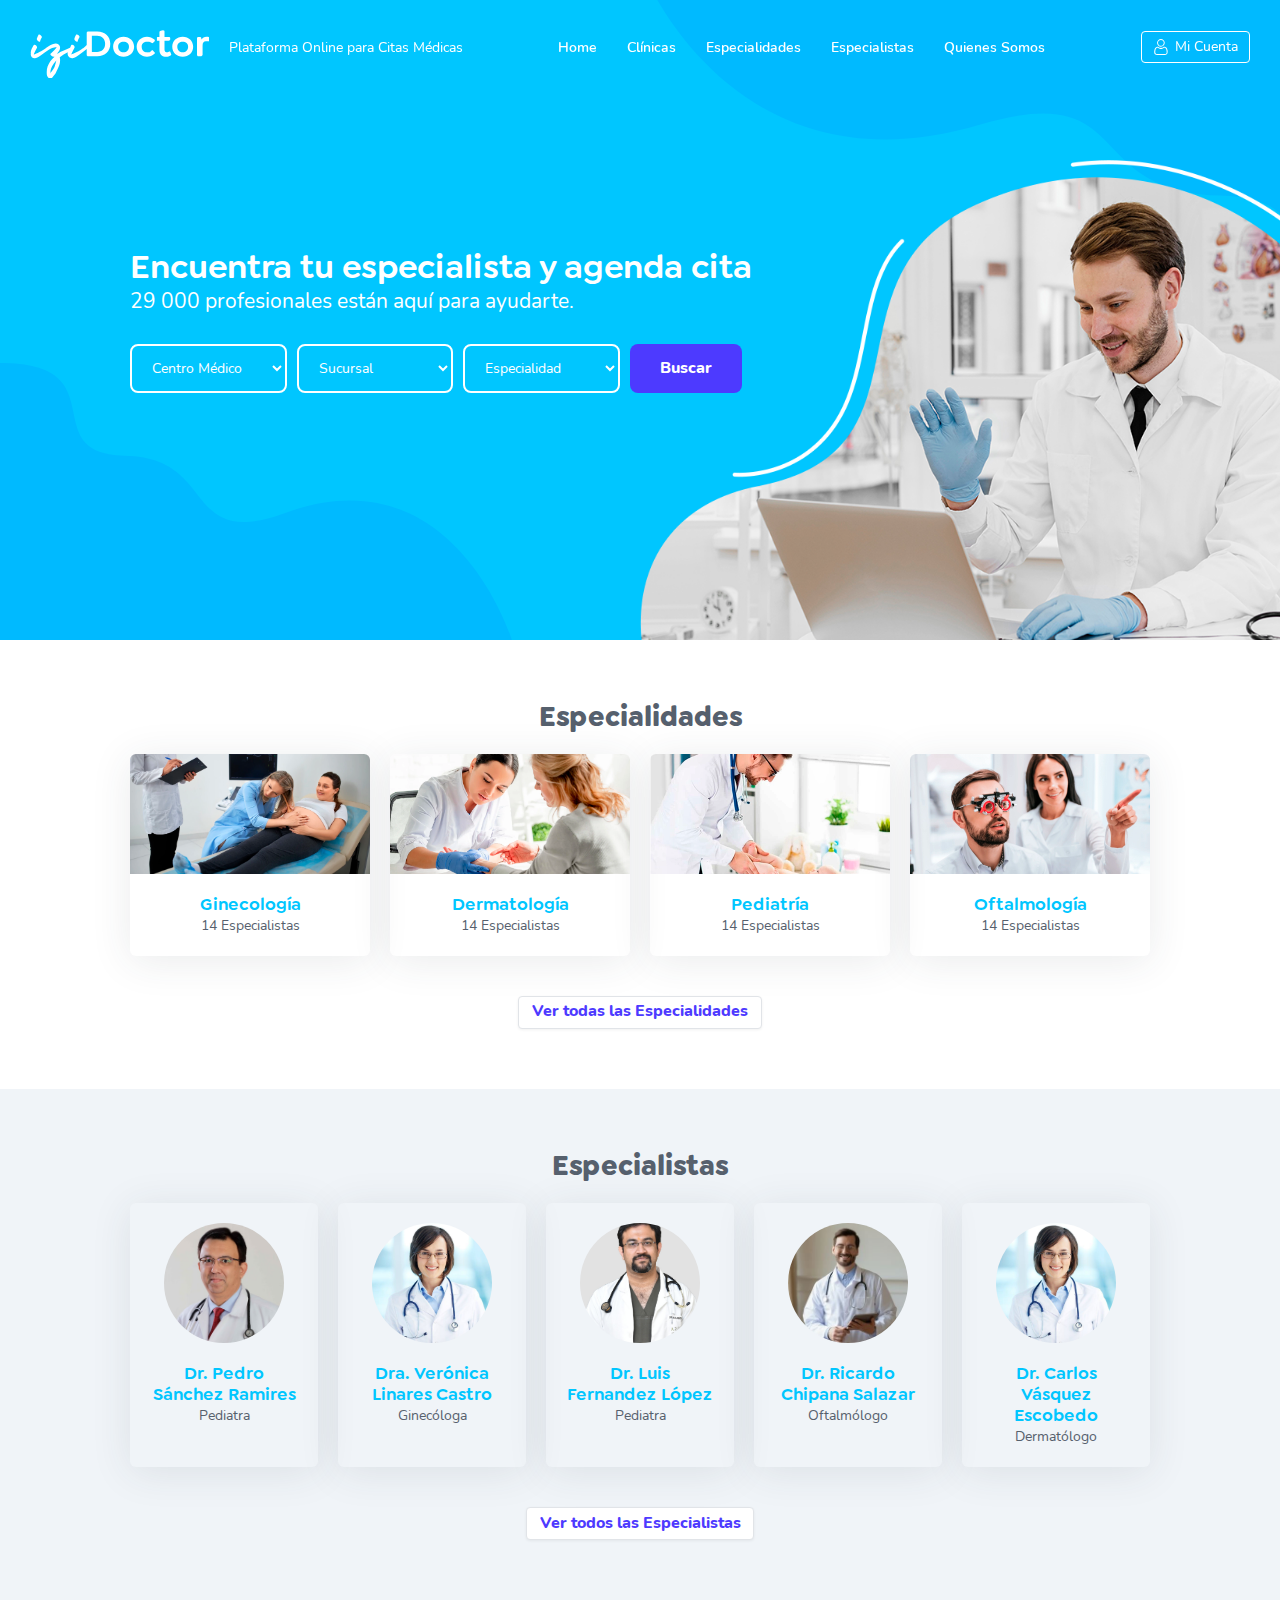
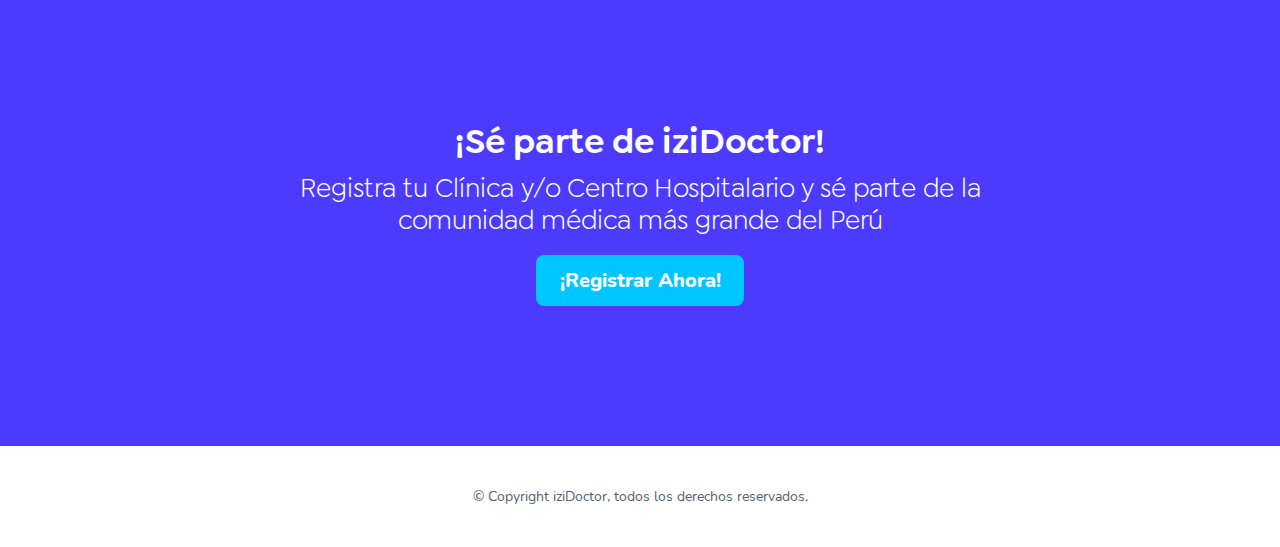
<file: src/main/webapp/index.html>
<!DOCTYPE html>
<html>
<head>
	<meta charset="utf-8">
	<meta name="viewport" content="width=device-width, initial-scale=1">
	<title>iziDoctor | Plataforma Online para Citas Médicas</title>
	<link rel="stylesheet" type="text/css" href="css/style.css">
</head>
<body class="home">
	<header class="site-header">
    	<div class="dark-mask"></div>
		<div class="site-header__content">
			<div class="site-header__brand">
				<div class="logo">
					<svg x="0px" y="0px" viewBox="0 0 179 48" width="179px" fill="#fff">
                        <use xlink:href="images/icons.svg#logo"></use>
                    </svg>
				</div>
				<span class="slogan">Plataforma Online para Citas Médicas</span>
			</div>
			<div class="site-header__nav">
				<div class="site-nav__header">
					<svg x="0px" y="0px" viewBox="0 0 179 48" width="120px" fill="#00c6ff" class="site-nav__header__logo">
                        <use xlink:href="images/icons.svg#logo"></use>
                    </svg>
                    <button class="close-nav" id="closeNav">
						<svg x="0px" y="0px" viewBox="0 0 32 32" width="10px" fill="#4d3aff">
	                        <use xlink:href="images/icons.svg#close"></use>
	                    </svg>
	                </button>
				</div>
				<nav class="site-nav">
					<ul class="site-nav__list">
						<li class="site-nav__item">
							<a href="index.html">Home</a>
						</li>
						<li class="site-nav__item">
							<a href="clinicas.html">Clínicas</a>
						</li>
						<li class="site-nav__item">
							<a href="especialidades.html">Especialidades</a>
						</li>
						<li class="site-nav__item">
							<a href="especialistas.html">Especialistas</a>
						</li>
						<li class="site-nav__item">
							<a href="quienes-somos.html">Quienes Somos</a>
						</li>
					</ul>
				</nav>
			</div>
			<div class="site-header__right">
				<div class="site-header__user">
					<button class="site-header__user__button button btn-ghost">
						<svg x="0px" y="0px" viewBox="0 0 32 32" width="16px" fill="#fff">
	                        <use xlink:href="images/icons.svg#user"></use>
	                    </svg>
	                    <span>Mi Cuenta</span>
					</button>
				</div>
				<button class="nav-mobile" id="openNav">					
					<svg x="0px" y="0px" viewBox="0 0 24 24" width="24px" fill="#fff">
                        <use xlink:href="images/icons.svg#nav_mobile"></use>
                    </svg>
				</button>
			</div>
		</div>
	</header>
	<section class="main-section">
		<div class="main-row main-section__wrapper">
			<div class="main-section__content">
				<div class="main-section__caption">
					<h1 class="main-section__title">Encuentra tu especialista y agenda cita</h1>
					<h2 class="main-section__subtitle">29 000 profesionales están aquí para ayudarte.</h2>
				</div>
				<form class="searchbox" action="resultados.html">
					<select class="searchbox__select" id="cMed" placeholder="Centro">
						<option>Centro Médico</option>
						<option>Centro Médico 01</option>
						<option>Centro Médico 02</option>
						<option>Centro Médico 03</option>
					</select>
					<select class="searchbox__select" id="suc">
						<option>Sucursal</option>
						<option>Sucursal 01</option>
						<option>Sucursal 02</option>
						<option>Sucursal 03</option>
					</select>
					<select class="searchbox__select">
						<option>Especialidad</option>
						<option>Especialidad 01</option>
						<option>Especialidad 02</option>
						<option>Especialidad 03</option>
					</select>
					<button class="button btn-secondary-full" type="submit">Buscar</button>
				</form>
			</div>
		</div>
		<div class="main-section__image">
			<img src="images/main-image.png">
		</div>
		<svg class="morph morph1" x="0px" y="0px" viewBox="0 0 720 390">
			<path fill="#00baff">
				<animate repeatCount="indefinite" attributeName="d" dur="10s"				
				values="M0,390h720c0,0-89.87-251.02-319.92-178.81c-147.65,46.34-92.63-63.02-220.42-76.64C51.87,120.93,166.65,0,0,0L0,390z;		
				M0,390h720c0,0-54.11-324.67-319.92-178.81c-135.66,74.44-92.41-135.96-241.75-96.08C34.17,148.27,166.65,0,0,0L0,390z;
				M0,390h720c0,0-5.31-372.17-287.89-228.67C262.33,247.56,279.22,148,143.22,176.44C17.43,202.75,166.65,0,0,0L0,390z;
				M0,390h720c0,0-89.87-251.02-319.92-178.81c-147.65,46.34-92.63-63.02-220.42-76.64C51.87,120.93,166.65,0,0,0L0,390z"/>
			</path>
		</svg>
		<svg class="morph morph2" x="0px" y="0px" viewBox="0 0 720 390">
			<path fill="#00baff">
				<animate repeatCount="indefinite" attributeName="d" dur="12s"				
				values="M0,390h720c0,0-89.87-251.02-319.92-178.81c-147.65,46.34-92.63-63.02-220.42-76.64C51.87,120.93,166.65,0,0,0L0,390z;		
				M0,390h720c0,0-54.11-324.67-319.92-178.81c-135.66,74.44-92.41-135.96-241.75-96.08C34.17,148.27,166.65,0,0,0L0,390z;
				M0,390h720c0,0-5.31-372.17-287.89-228.67C262.33,247.56,279.22,148,143.22,176.44C17.43,202.75,166.65,0,0,0L0,390z;
				M0,390h720c0,0-89.87-251.02-319.92-178.81c-147.65,46.34-92.63-63.02-220.42-76.64C51.87,120.93,166.65,0,0,0L0,390z"/>
			</path>
		</svg>
	</section>
	<section class="specialties block-pad">
		<div class="main-row">
			<h3 class="block-pad__title">Especialidades</h3>
			<ul class="cards">
				<li class="card card-4 card-hover">
					<div class="card__content">
						<div class="card__image">
							<img src="images/specialties/specialty01.webp">
						</div>
						<div class="card__caption">
							<h2 class="card__title">Ginecología</h2>
							<span class="card__subtitle">14 Especialistas</span>
						</div>
					</div>
				</li>
				<li class="card card-4 card-hover">
					<div class="card__content">
						<div class="card__image">
							<img src="images/specialties/specialty02.webp">
						</div>
						<div class="card__caption">
							<h2 class="card__title">Dermatología</h2>
							<span class="card__subtitle">14 Especialistas</span>
						</div>
					</div>
				</li>
				<li class="card card-4 card-hover">
					<div class="card__content">
						<div class="card__image">
							<img src="images/specialties/specialty03.webp">
						</div>
						<div class="card__caption">
							<h2 class="card__title">Pediatría</h2>
							<span class="card__subtitle">14 Especialistas</span>
						</div>
					</div>
				</li>
				<li class="card card-4 card-hover">
					<div class="card__content">
						<div class="card__image">
							<img src="images/specialties/specialty04.webp">
						</div>
						<div class="card__caption">
							<h2 class="card__title">Oftalmología</h2>
							<span class="card__subtitle">14 Especialistas</span>
						</div>
					</div>
				</li>
			</ul>
			<div class="block-pad__footer">
				<button class="button btn-simple btn-secondary">Ver todas las Especialidades</button>
			</div>
		</div>
	</section>
	<section class="doctors block-pad">
		<div class="main-row">
			<h3 class="block-pad__title">Especialistas</h3>
			<ul class="cards">
				<li class="card card-5 card-hover">
					<div class="card__content">
						<div class="card__circle-image">
							<img src="images/doctors/doctor01.jpg">
						</div>
						<div class="card__caption">
							<h2 class="card__title">Dr. Pedro Sánchez Ramires</h2>
							<span class="card__subtitle">Pediatra</span>
						</div>
					</div>
				</li>
				<li class="card card-5 card-hover">
					<div class="card__content">
						<div class="card__circle-image">
							<img src="images/doctors/doctor02.jpg">
						</div>
						<div class="card__caption">
							<h2 class="card__title">Dra. Verónica Linares Castro</h2>
							<span class="card__subtitle">Ginecóloga</span>
						</div>
					</div>
				</li>
				<li class="card card-5 card-hover">
					<div class="card__content">
						<div class="card__circle-image">
							<img src="images/doctors/doctor03.jpg">
						</div>
						<div class="card__caption">
							<h2 class="card__title">Dr. Luis Fernandez López</h2>
							<span class="card__subtitle">Pediatra</span>
						</div>
					</div>
				</li>
				<li class="card card-5 card-hover">
					<div class="card__content">
						<div class="card__circle-image">
							<img src="images/doctors/doctor04.JPG">
						</div>
						<div class="card__caption">
							<h2 class="card__title">Dr. Ricardo Chipana Salazar</h2>
							<span class="card__subtitle">Oftalmólogo</span>
						</div>
					</div>
				</li>
				<li class="card card-5 card-hover">
					<div class="card__content">
						<div class="card__circle-image">
							<img src="images/doctors/doctor02.jpg">
						</div>
						<div class="card__caption">
							<h2 class="card__title">Dr. Carlos Vásquez Escobedo</h2>
							<span class="card__subtitle">Dermatólogo</span>
						</div>
					</div>
				</li>
			</ul>
			<div class="block-pad__footer">
				<button class="button btn-simple btn-secondary">Ver todos las Especialistas</button>
			</div>
		</div>
	</section>
	<section class="call-to-action">
		<div class="main-row-short">
			<h3 class="call-to-action__title">¡Sé parte de iziDoctor!</h3>
			<h4 class="call-to-action__subtitle">Registra tu Clínica y/o Centro Hospitalario y sé parte de la comunidad médica más grande del Perú</h4>
			<button class="button btn-main-full">¡Registrar Ahora!</button>
		</div>
	</section>
	<footer class="site-footer">
		<div class="main-row">© Copyright iziDoctor, todos los derechos reservados.</div>
	</footer>
	<script src="https://code.jquery.com/jquery-3.6.0.min.js"></script>
	<script src="js/app.js"></script>
</body>
</file>
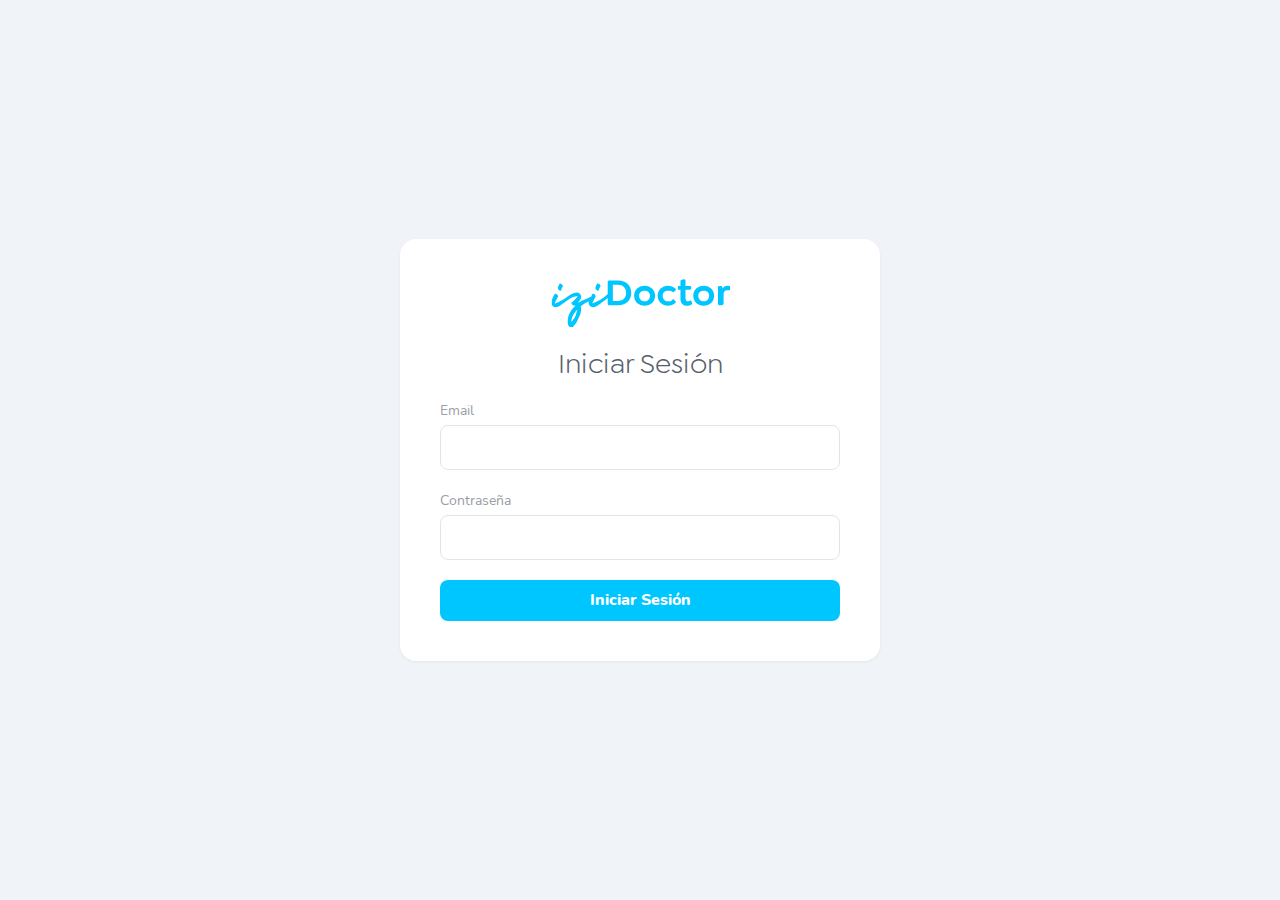
<file: src/main/webapp/login.html>
<!DOCTYPE html>
<html>
<head>
	<meta charset="utf-8">
	<meta name="viewport" content="width=device-width, initial-scale=1">
	<title>iziDoctor | Plataforma Online para Citas Médicas</title>
	<link rel="stylesheet" type="text/css" href="css/style.css">
</head>
<body>
	<section class="login">
        <div class="login__content">
        	<div class="login__logo">
                <svg x="0px" y="0px" viewBox="0 0 179 48" width="179px">
                    <use xlink:href="images/icons.svg#logo"></use>
                </svg>
            </div>
            <h1 class="login__title">
                Iniciar Sesión
            </h1>
            <form class="form">
                <div class="form__group">
                    <label>Email</label>
                    <input type="text" name="email">
                </div>
                <div class="form__group__separation"></div>
                <div class="form__group">
                    <label>Contraseña</label>
                    <input type="password" name="password">
                </div>
                <div class="form__group__separation"></div>
                <div class="form__group">
                    <button class="button btn-main-full">Iniciar Sesión</button>
                </div>
            </form>
        </div>
    </section>
	<script src="https://code.jquery.com/jquery-3.6.0.min.js"></script>
	<script src="js/app.js"></script>
</body>
</file>
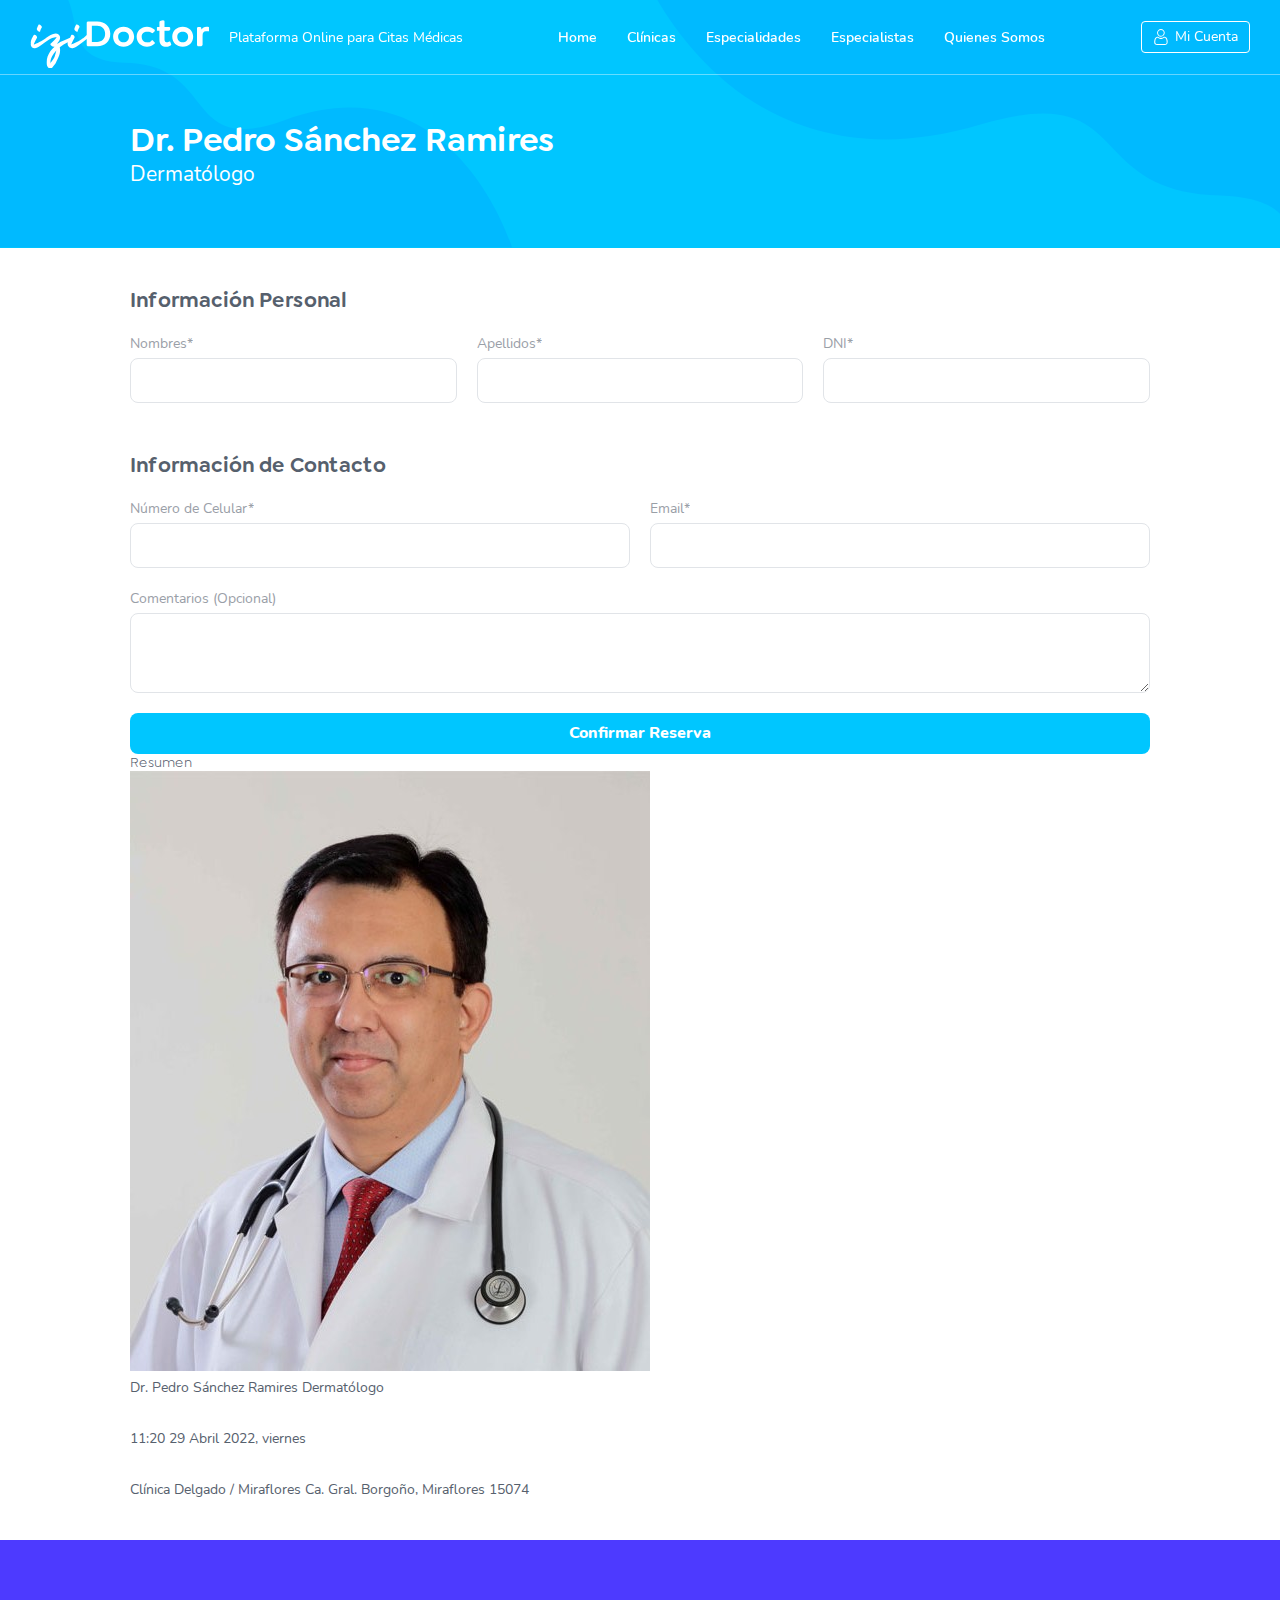
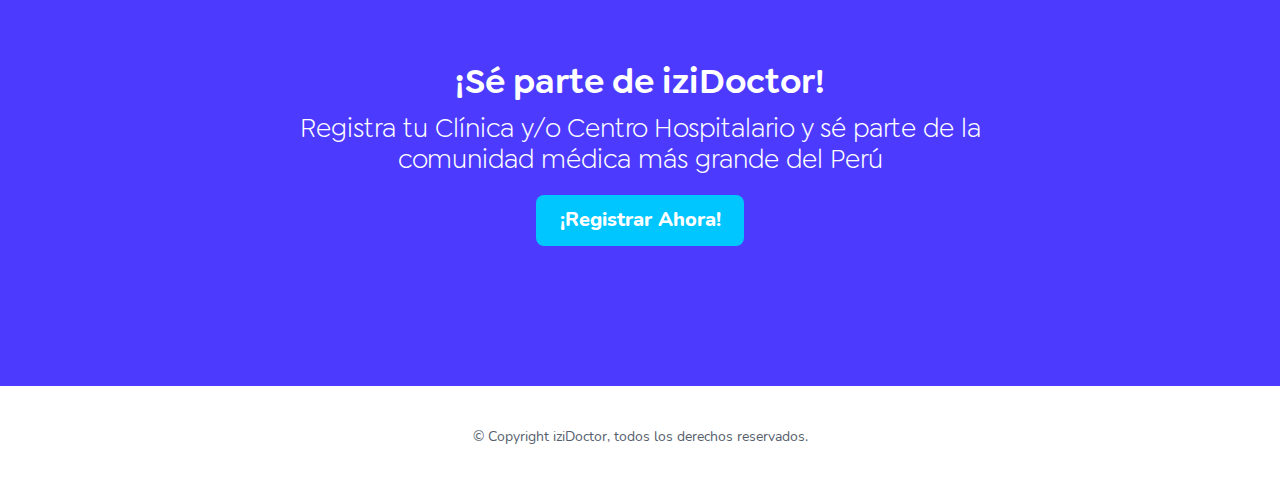
<file: src/main/webapp/medico.html>
<!DOCTYPE html>
<html>
<head>
	<meta charset="utf-8">
	<meta name="viewport" content="width=device-width, initial-scale=1">
	<title>iziDoctor | Plataforma Online para Citas Médicas</title>
	<link rel="stylesheet" type="text/css" href="css/style.css">
</head>
<body>
	<header class="site-header">
    	<div class="dark-mask"></div>
		<div class="site-header__content">
			<div class="site-header__brand">
				<div class="logo">
					<svg x="0px" y="0px" viewBox="0 0 179 48" width="179px" fill="#fff">
                        <use xlink:href="images/icons.svg#logo"></use>
                    </svg>
				</div>
				<span class="slogan">Plataforma Online para Citas Médicas</span>
			</div>
			<div class="site-header__nav">
				<div class="site-nav__header">
					<svg x="0px" y="0px" viewBox="0 0 179 48" width="120px" fill="#00c6ff" class="site-nav__header__logo">
                        <use xlink:href="images/icons.svg#logo"></use>
                    </svg>
                    <button class="close-nav" id="closeNav">
						<svg x="0px" y="0px" viewBox="0 0 32 32" width="10px" fill="#4d3aff">
	                        <use xlink:href="images/icons.svg#close"></use>
	                    </svg>
	                </button>
				</div>
				<nav class="site-nav">
					<ul class="site-nav__list">
						<li class="site-nav__item">
							<a href="index.html">Home</a>
						</li>
						<li class="site-nav__item">
							<a href="clinicas.html">Clínicas</a>
						</li>
						<li class="site-nav__item">
							<a href="especialidades.html">Especialidades</a>
						</li>
						<li class="site-nav__item">
							<a href="especialistas.html">Especialistas</a>
						</li>
						<li class="site-nav__item">
							<a href="quienes-somos.html">Quienes Somos</a>
						</li>
					</ul>
				</nav>
			</div>
			<div class="site-header__right">
				<div class="site-header__user">
					<button class="site-header__user__button button btn-ghost">
						<svg x="0px" y="0px" viewBox="0 0 32 32" width="16px" fill="#fff">
	                        <use xlink:href="images/icons.svg#user"></use>
	                    </svg>
	                    <span>Mi Cuenta</span>
					</button>
				</div>
				<button class="nav-mobile" id="openNav">					
					<svg x="0px" y="0px" viewBox="0 0 24 24" width="24px" fill="#fff">
                        <use xlink:href="images/icons.svg#nav_mobile"></use>
                    </svg>
				</button>
			</div>
		</div>
	</header>
	<section class="main-section">
		<div class="main-row main-section__wrapper">
			<div class="main-section__content">
				<div class="main-section__caption">
					<h1 class="main-section__title">Dr. Pedro Sánchez Ramires</h1>
					<h2 class="main-section__subtitle">Dermatólogo</h2>
				</div>
			</div>
		</div>
		<svg class="morph morph1" x="0px" y="0px" viewBox="0 0 720 390">
			<path fill="#00baff">
				<animate repeatCount="indefinite" attributeName="d" dur="10s"				
				values="M0,390h720c0,0-89.87-251.02-319.92-178.81c-147.65,46.34-92.63-63.02-220.42-76.64C51.87,120.93,166.65,0,0,0L0,390z;		
				M0,390h720c0,0-54.11-324.67-319.92-178.81c-135.66,74.44-92.41-135.96-241.75-96.08C34.17,148.27,166.65,0,0,0L0,390z;
				M0,390h720c0,0-5.31-372.17-287.89-228.67C262.33,247.56,279.22,148,143.22,176.44C17.43,202.75,166.65,0,0,0L0,390z;
				M0,390h720c0,0-89.87-251.02-319.92-178.81c-147.65,46.34-92.63-63.02-220.42-76.64C51.87,120.93,166.65,0,0,0L0,390z"/>
			</path>
		</svg>
		<svg class="morph morph2" x="0px" y="0px" viewBox="0 0 720 390">
			<path fill="#00baff">
				<animate repeatCount="indefinite" attributeName="d" dur="12s"				
				values="M0,390h720c0,0-89.87-251.02-319.92-178.81c-147.65,46.34-92.63-63.02-220.42-76.64C51.87,120.93,166.65,0,0,0L0,390z;		
				M0,390h720c0,0-54.11-324.67-319.92-178.81c-135.66,74.44-92.41-135.96-241.75-96.08C34.17,148.27,166.65,0,0,0L0,390z;
				M0,390h720c0,0-5.31-372.17-287.89-228.67C262.33,247.56,279.22,148,143.22,176.44C17.43,202.75,166.65,0,0,0L0,390z;
				M0,390h720c0,0-89.87-251.02-319.92-178.81c-147.65,46.34-92.63-63.02-220.42-76.64C51.87,120.93,166.65,0,0,0L0,390z"/>
			</path>
		</svg>
	</section>
	<section class="booking wrapper">
		<div class="main-row booking__wrapper">
			<div class="booking__content">
				<form class="form">
					<h3 class="form__title form__group">Información Personal</h3>
					<div class="form__group__separation"></div>
					<div class="form__group">
						<label>Nombres*</label>
						<input type="text" name="">
					</div>
					<div class="form__group">
						<label>Apellidos*</label>
						<input type="text" name="">
					</div>
					<div class="form__group">
						<label>DNI*</label>
						<input type="text" name="">
					</div>
					<div class="form__group__separation"></div>
					<h3 class="form__title form__group">Información de Contacto</h3>
					<div class="form__group__separation"></div>
					<div class="form__group">
						<label>Número de Celular*</label>
						<input type="text" name="">
					</div>
					<div class="form__group">
						<label>Email*</label>
						<input type="text" name="">
					</div>
					<div class="form__group__separation"></div>
					<div class="form__group">
						<label>Comentarios (Opcional)</label>
						<textarea></textarea>
					</div>
					<div class="form__group__separation"></div>
					<div class="form__group">
						<button type="submit" class="button btn-main-full">Confirmar Reserva</button>
					</div>
				</form>
			</div>
			<div class="booking__summary">
				<h4 class="booking__summary__title">Resumen</h4>
				<ul class="booking__summary__list">
					<li class="booking__summary__item">						
						<div class="booking__summary__image">
							<img src="images/doctors/doctor01.jpg">
						</div>
						<div class="booking__summary__caption">
							<span>Dr. Pedro Sánchez Ramires</span>
							Dermatólogo
						</div>
					</li>
					<li class="booking__summary__item">
						<span class="booking__summary__image">
							<svg x="0px" y="0px" viewBox="0 0 32 32" width="24px" fill="#fff">
		                        <use xlink:href="images/icons.svg#schedule"></use>
		                    </svg>
						</span>
						<div class="booking__summary__caption">
							<span>11:20</span>
							29 Abril 2022, viernes
						</div>
					</li>
					<li class="booking__summary__item">
						<span class="booking__summary__image">
							<svg x="0px" y="0px" viewBox="0 0 32 32" width="24px" fill="#fff">
		                        <use xlink:href="images/icons.svg#location"></use>
		                    </svg>
						</span>
						<div class="booking__summary__caption">
							<span>Clínica Delgado / Miraflores</span>
							Ca. Gral. Borgoño, Miraflores 15074
						</div>
					</li>
				</ul>
			</div>
		</div>
	</section>
	<section class="call-to-action">
		<div class="main-row-short">
			<h3 class="call-to-action__title">¡Sé parte de iziDoctor!</h3>
			<h4 class="call-to-action__subtitle">Registra tu Clínica y/o Centro Hospitalario y sé parte de la comunidad médica más grande del Perú</h4>
			<button class="button btn-main-full">¡Registrar Ahora!</button>
		</div>
	</section>
	<footer class="site-footer">
		<div class="main-row">© Copyright iziDoctor, todos los derechos reservados.</div>
	</footer>
	<script src="https://code.jquery.com/jquery-3.6.0.min.js"></script>
	<script src="js/app.js"></script>
</body>
</file>
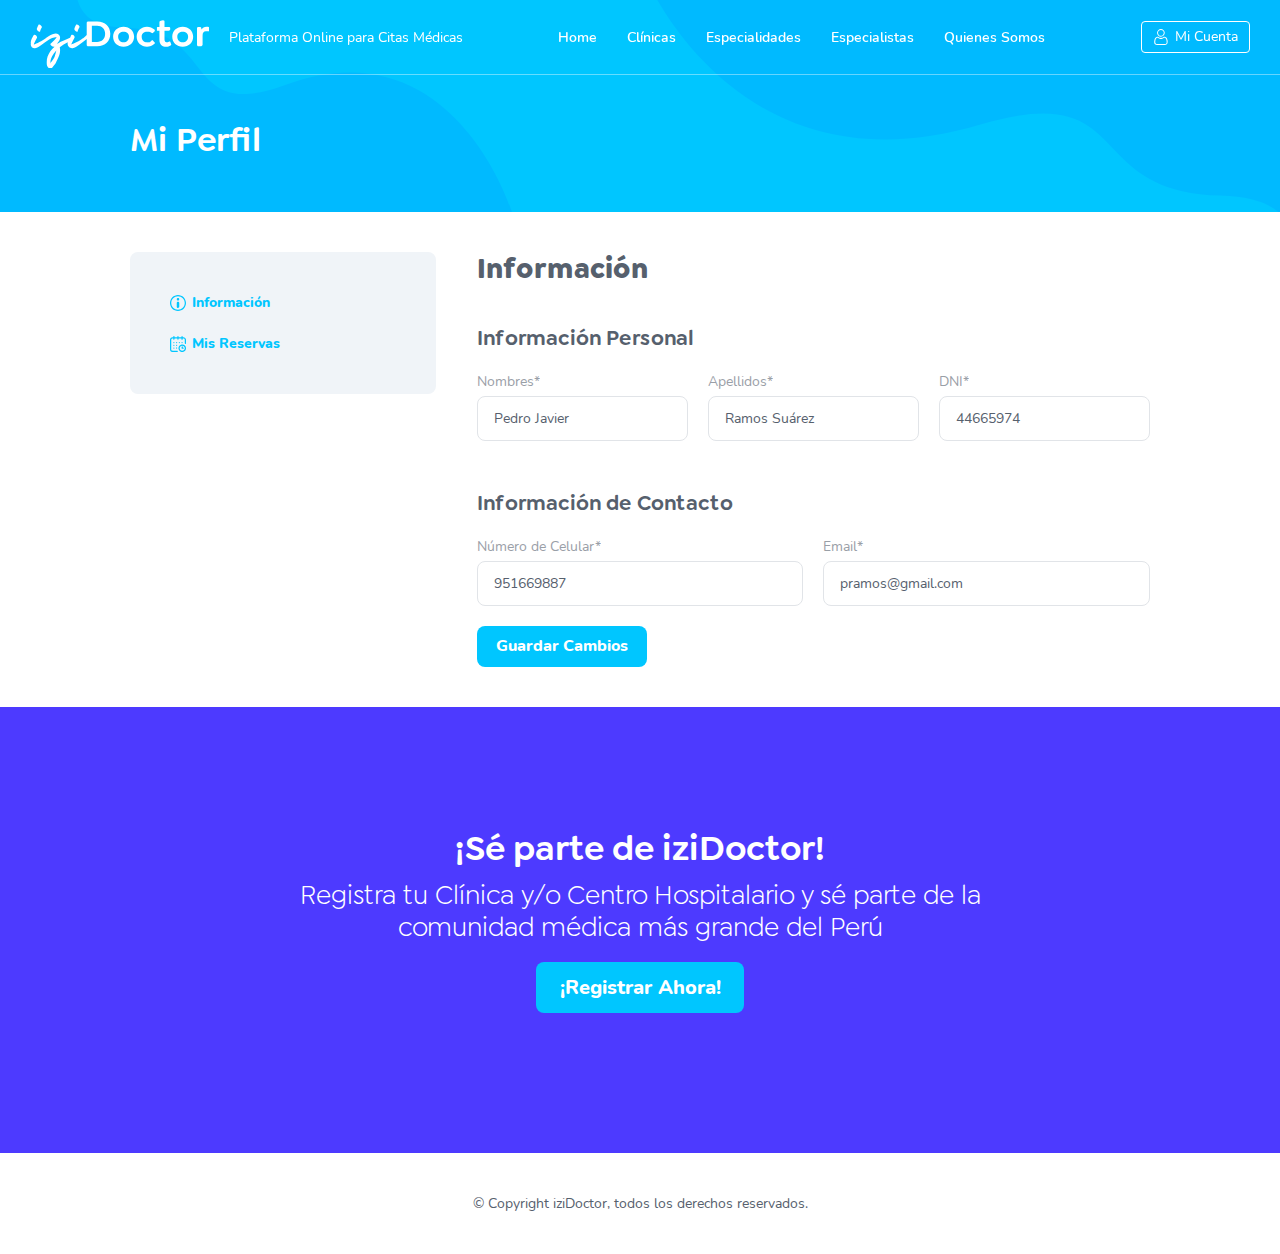
<file: src/main/webapp/mi-perfil.html>
<!DOCTYPE html>
<html>
<head>
	<meta charset="utf-8">
	<meta name="viewport" content="width=device-width, initial-scale=1">
	<title>iziDoctor | Plataforma Online para Citas Médicas</title>
	<link rel="stylesheet" type="text/css" href="css/style.css">
</head>
<body>
	<header class="site-header">
    	<div class="dark-mask"></div>
		<div class="site-header__content">
			<div class="site-header__brand">
				<div class="logo">
					<svg x="0px" y="0px" viewBox="0 0 179 48" width="179px" fill="#fff">
                        <use xlink:href="images/icons.svg#logo"></use>
                    </svg>
				</div>
				<span class="slogan">Plataforma Online para Citas Médicas</span>
			</div>
			<div class="site-header__nav">
				<div class="site-nav__header">
					<svg x="0px" y="0px" viewBox="0 0 179 48" width="120px" fill="#00c6ff" class="site-nav__header__logo">
                        <use xlink:href="images/icons.svg#logo"></use>
                    </svg>
                    <button class="close-nav" id="closeNav">
						<svg x="0px" y="0px" viewBox="0 0 32 32" width="10px" fill="#4d3aff">
	                        <use xlink:href="images/icons.svg#close"></use>
	                    </svg>
	                </button>
				</div>
				<nav class="site-nav">
					<ul class="site-nav__list">
						<li class="site-nav__item">
							<a href="index.html">Home</a>
						</li>
						<li class="site-nav__item">
							<a href="clinicas.html">Clínicas</a>
						</li>
						<li class="site-nav__item">
							<a href="especialidades.html">Especialidades</a>
						</li>
						<li class="site-nav__item">
							<a href="especialistas.html">Especialistas</a>
						</li>
						<li class="site-nav__item">
							<a href="quienes-somos.html">Quienes Somos</a>
						</li>
					</ul>
				</nav>
			</div>
			<div class="site-header__right">
				<div class="site-header__user">
					<button class="site-header__user__button button btn-ghost">
						<svg x="0px" y="0px" viewBox="0 0 32 32" width="16px" fill="#fff">
	                        <use xlink:href="images/icons.svg#user"></use>
	                    </svg>
	                    <span>Mi Cuenta</span>
					</button>
				</div>
				<button class="nav-mobile" id="openNav">					
					<svg x="0px" y="0px" viewBox="0 0 24 24" width="24px" fill="#fff">
                        <use xlink:href="images/icons.svg#nav_mobile"></use>
                    </svg>
				</button>
			</div>
		</div>
	</header>
	<section class="main-section">
		<div class="main-row main-section__wrapper">
			<div class="main-section__content">
				<div class="main-section__caption">
					<h1 class="main-section__title">Mi Perfil</h1>
				</div>
			</div>
		</div>
		<svg class="morph morph1" x="0px" y="0px" viewBox="0 0 720 390">
			<path fill="#00baff">
				<animate repeatCount="indefinite" attributeName="d" dur="10s"				
				values="M0,390h720c0,0-89.87-251.02-319.92-178.81c-147.65,46.34-92.63-63.02-220.42-76.64C51.87,120.93,166.65,0,0,0L0,390z;		
				M0,390h720c0,0-54.11-324.67-319.92-178.81c-135.66,74.44-92.41-135.96-241.75-96.08C34.17,148.27,166.65,0,0,0L0,390z;
				M0,390h720c0,0-5.31-372.17-287.89-228.67C262.33,247.56,279.22,148,143.22,176.44C17.43,202.75,166.65,0,0,0L0,390z;
				M0,390h720c0,0-89.87-251.02-319.92-178.81c-147.65,46.34-92.63-63.02-220.42-76.64C51.87,120.93,166.65,0,0,0L0,390z"/>
			</path>
		</svg>
		<svg class="morph morph2" x="0px" y="0px" viewBox="0 0 720 390">
			<path fill="#00baff">
				<animate repeatCount="indefinite" attributeName="d" dur="12s"				
				values="M0,390h720c0,0-89.87-251.02-319.92-178.81c-147.65,46.34-92.63-63.02-220.42-76.64C51.87,120.93,166.65,0,0,0L0,390z;		
				M0,390h720c0,0-54.11-324.67-319.92-178.81c-135.66,74.44-92.41-135.96-241.75-96.08C34.17,148.27,166.65,0,0,0L0,390z;
				M0,390h720c0,0-5.31-372.17-287.89-228.67C262.33,247.56,279.22,148,143.22,176.44C17.43,202.75,166.65,0,0,0L0,390z;
				M0,390h720c0,0-89.87-251.02-319.92-178.81c-147.65,46.34-92.63-63.02-220.42-76.64C51.87,120.93,166.65,0,0,0L0,390z"/>
			</path>
		</svg>
	</section>
	<section class="profile wrapper">
		<div class="main-row page__wrapper">
			<aside class="sidebar">
				<ul class="sidebar__list">
					<li class="sidebar__item">
						<a href="#">
							<svg x="0px" y="0px" viewBox="0 0 32 32" width="16px">
		                        <use xlink:href="images/icons.svg#info"></use>
		                    </svg>
		                    <span>Información</span>
		                </a>
					</li>
					<li class="sidebar__item">
						<a href="#">
							<svg x="0px" y="0px" viewBox="0 0 32 32" width="16px">
		                        <use xlink:href="images/icons.svg#schedule"></use>
		                    </svg>
		                    <span>Mis Reservas</span>
		                </a>
					</li>
				</ul>				
			</aside>
			<div class="page__content">
				<h2 class="page__content__title">Información</h2>
				<form class="form">
					<h3 class="form__title form__group">Información Personal</h3>
					<div class="form__group__separation"></div>
					<div class="form__group">
						<label>Nombres*</label>
						<input type="text" name="" value="Pedro Javier">
					</div>
					<div class="form__group">
						<label>Apellidos*</label>
						<input type="text" name="" value="Ramos Suárez">
					</div>
					<div class="form__group">
						<label>DNI*</label>
						<input type="text" name="" value="44665974">
					</div>
					<div class="form__group__separation"></div>
					<h3 class="form__title form__group">Información de Contacto</h3>
					<div class="form__group__separation"></div>
					<div class="form__group">
						<label>Número de Celular*</label>
						<input type="text" name="" value="951669887">
					</div>
					<div class="form__group">
						<label>Email*</label>
						<input type="text" name="" value="pramos@gmail.com">
					</div>
					<div class="form__group__separation"></div>
					<div class="form__group">
						<button type="submit" class="button btn-main-full">Guardar Cambios</button>
					</div>
				</form>
			</div>
		</div>
	</section>
	<section class="call-to-action">
		<div class="main-row-short">
			<h3 class="call-to-action__title">¡Sé parte de iziDoctor!</h3>
			<h4 class="call-to-action__subtitle">Registra tu Clínica y/o Centro Hospitalario y sé parte de la comunidad médica más grande del Perú</h4>
			<button class="button btn-main-full">¡Registrar Ahora!</button>
		</div>
	</section>
	<footer class="site-footer">
		<div class="main-row">© Copyright iziDoctor, todos los derechos reservados.</div>
	</footer>
	<script src="https://code.jquery.com/jquery-3.6.0.min.js"></script>
	<script src="js/app.js"></script>
</body>
</file>
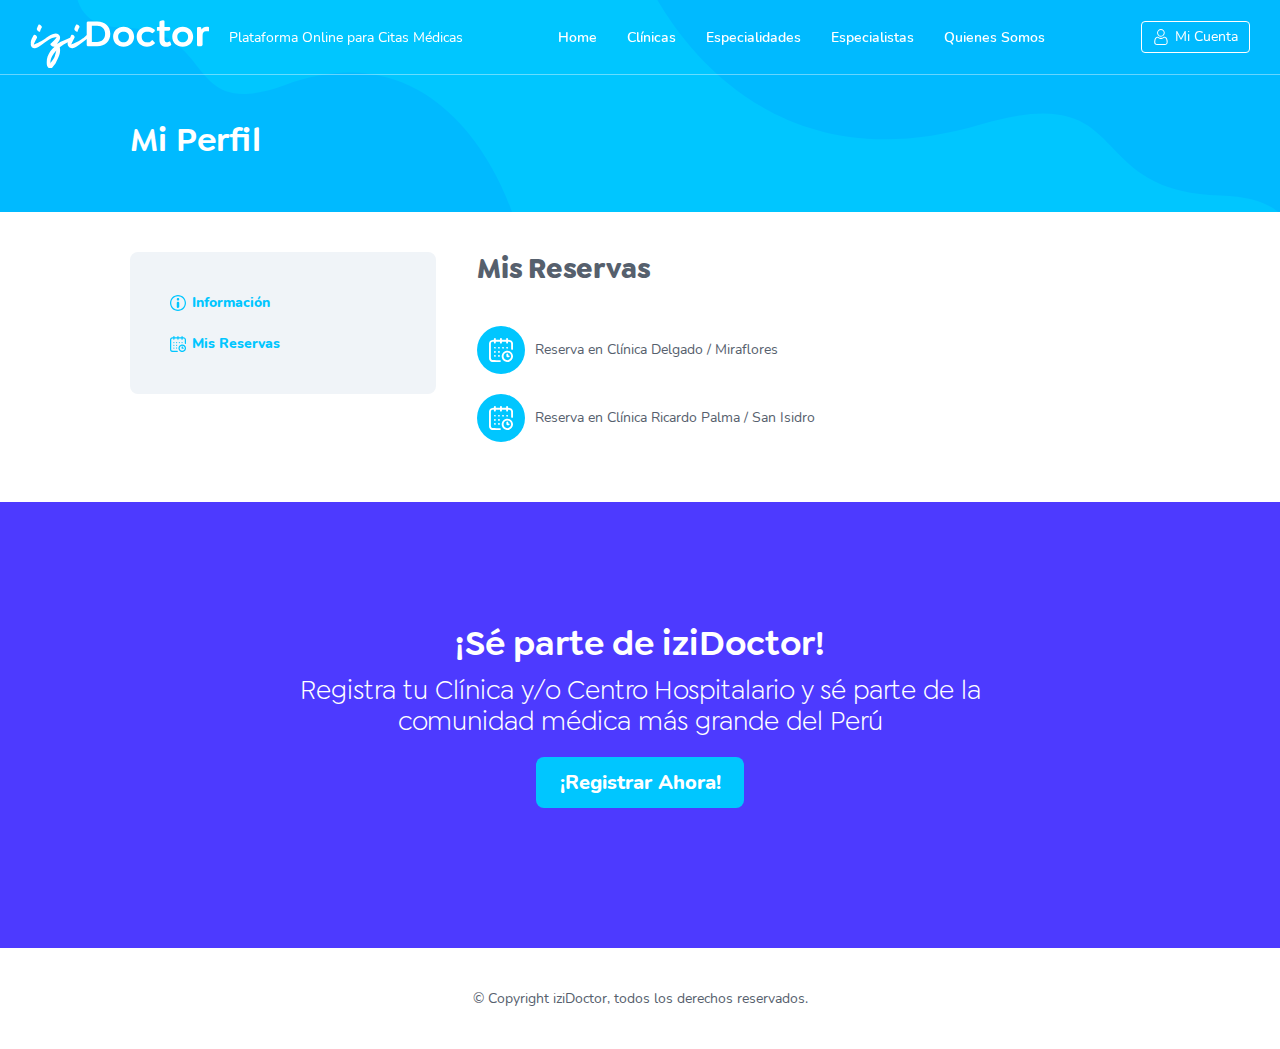
<file: src/main/webapp/mis-reservas.html>
<!DOCTYPE html>
<html>
<head>
	<meta charset="utf-8">
	<meta name="viewport" content="width=device-width, initial-scale=1">
	<title>iziDoctor | Plataforma Online para Citas Médicas</title>
	<link rel="stylesheet" type="text/css" href="css/style.css">
</head>
<body>
	<header class="site-header">
    	<div class="dark-mask"></div>
		<div class="site-header__content">
			<div class="site-header__brand">
				<div class="logo">
					<svg x="0px" y="0px" viewBox="0 0 179 48" width="179px" fill="#fff">
                        <use xlink:href="images/icons.svg#logo"></use>
                    </svg>
				</div>
				<span class="slogan">Plataforma Online para Citas Médicas</span>
			</div>
			<div class="site-header__nav">
				<div class="site-nav__header">
					<svg x="0px" y="0px" viewBox="0 0 179 48" width="120px" fill="#00c6ff" class="site-nav__header__logo">
                        <use xlink:href="images/icons.svg#logo"></use>
                    </svg>
                    <button class="close-nav" id="closeNav">
						<svg x="0px" y="0px" viewBox="0 0 32 32" width="10px" fill="#4d3aff">
	                        <use xlink:href="images/icons.svg#close"></use>
	                    </svg>
	                </button>
				</div>
				<nav class="site-nav">
					<ul class="site-nav__list">
						<li class="site-nav__item">
							<a href="index.html">Home</a>
						</li>
						<li class="site-nav__item">
							<a href="clinicas.html">Clínicas</a>
						</li>
						<li class="site-nav__item">
							<a href="especialidades.html">Especialidades</a>
						</li>
						<li class="site-nav__item">
							<a href="especialistas.html">Especialistas</a>
						</li>
						<li class="site-nav__item">
							<a href="quienes-somos.html">Quienes Somos</a>
						</li>
					</ul>
				</nav>
			</div>
			<div class="site-header__right">
				<div class="site-header__user">
					<button class="site-header__user__button button btn-ghost">
						<svg x="0px" y="0px" viewBox="0 0 32 32" width="16px" fill="#fff">
	                        <use xlink:href="images/icons.svg#user"></use>
	                    </svg>
	                    <span>Mi Cuenta</span>
					</button>
				</div>
				<button class="nav-mobile" id="openNav">					
					<svg x="0px" y="0px" viewBox="0 0 24 24" width="24px" fill="#fff">
                        <use xlink:href="images/icons.svg#nav_mobile"></use>
                    </svg>
				</button>
			</div>
		</div>
	</header>
	<section class="main-section">
		<div class="main-row main-section__wrapper">
			<div class="main-section__content">
				<div class="main-section__caption">
					<h1 class="main-section__title">Mi Perfil</h1>
				</div>
			</div>
		</div>
		<svg class="morph morph1" x="0px" y="0px" viewBox="0 0 720 390">
			<path fill="#00baff">
				<animate repeatCount="indefinite" attributeName="d" dur="10s"				
				values="M0,390h720c0,0-89.87-251.02-319.92-178.81c-147.65,46.34-92.63-63.02-220.42-76.64C51.87,120.93,166.65,0,0,0L0,390z;		
				M0,390h720c0,0-54.11-324.67-319.92-178.81c-135.66,74.44-92.41-135.96-241.75-96.08C34.17,148.27,166.65,0,0,0L0,390z;
				M0,390h720c0,0-5.31-372.17-287.89-228.67C262.33,247.56,279.22,148,143.22,176.44C17.43,202.75,166.65,0,0,0L0,390z;
				M0,390h720c0,0-89.87-251.02-319.92-178.81c-147.65,46.34-92.63-63.02-220.42-76.64C51.87,120.93,166.65,0,0,0L0,390z"/>
			</path>
		</svg>
		<svg class="morph morph2" x="0px" y="0px" viewBox="0 0 720 390">
			<path fill="#00baff">
				<animate repeatCount="indefinite" attributeName="d" dur="12s"				
				values="M0,390h720c0,0-89.87-251.02-319.92-178.81c-147.65,46.34-92.63-63.02-220.42-76.64C51.87,120.93,166.65,0,0,0L0,390z;		
				M0,390h720c0,0-54.11-324.67-319.92-178.81c-135.66,74.44-92.41-135.96-241.75-96.08C34.17,148.27,166.65,0,0,0L0,390z;
				M0,390h720c0,0-5.31-372.17-287.89-228.67C262.33,247.56,279.22,148,143.22,176.44C17.43,202.75,166.65,0,0,0L0,390z;
				M0,390h720c0,0-89.87-251.02-319.92-178.81c-147.65,46.34-92.63-63.02-220.42-76.64C51.87,120.93,166.65,0,0,0L0,390z"/>
			</path>
		</svg>
	</section>
	<section class="profile wrapper">
		<div class="main-row page__wrapper">
			<aside class="sidebar">
				<ul class="sidebar__list">
					<li class="sidebar__item">
						<a href="#">
							<svg x="0px" y="0px" viewBox="0 0 32 32" width="16px">
		                        <use xlink:href="images/icons.svg#info
		                        "></use>
		                    </svg>
		                    <span>Información</span>
		                </a>
					</li>
					<li class="sidebar__item">
						<a href="#">
							<svg x="0px" y="0px" viewBox="0 0 32 32" width="16px">
		                        <use xlink:href="images/icons.svg#schedule"></use>
		                    </svg>
		                    <span>Mis Reservas</span>
		                </a>
					</li>
				</ul>				
			</aside>
			<div class="page__content">
				<h2 class="page__content__title">Mis Reservas</h2>
				<ul class="schedule__list">
					<li class="schedule__item">
						<a href="#" class="schedule__link">
							<span class="schedule__item__icon">
								<svg x="0px" y="0px" viewBox="0 0 32 32" width="24px" fill="#fff">
			                        <use xlink:href="images/icons.svg#schedule"></use>
			                    </svg>
							</span>
							<div class="schedule__item__caption">
							Reserva en Clínica Delgado / Miraflores
							</div>
						</a>
					</li>
					<li class="schedule__item">
						<a href="#" class="schedule__link">
							<span class="schedule__item__icon">
								<svg x="0px" y="0px" viewBox="0 0 32 32" width="24px" fill="#fff">
			                        <use xlink:href="images/icons.svg#schedule"></use>
			                    </svg>
							</span>
							<div class="schedule__item__caption">
							Reserva en Clínica Ricardo Palma / San Isidro
							</div>
						</a>
					</li>
				</ul>
			</div>
		</div>
	</section>
	<section class="call-to-action">
		<div class="main-row-short">
			<h3 class="call-to-action__title">¡Sé parte de iziDoctor!</h3>
			<h4 class="call-to-action__subtitle">Registra tu Clínica y/o Centro Hospitalario y sé parte de la comunidad médica más grande del Perú</h4>
			<button class="button btn-main-full">¡Registrar Ahora!</button>
		</div>
	</section>
	<footer class="site-footer">
		<div class="main-row">© Copyright iziDoctor, todos los derechos reservados.</div>
	</footer>
	<script src="https://code.jquery.com/jquery-3.6.0.min.js"></script>
	<script src="js/app.js"></script>
</body>
</file>
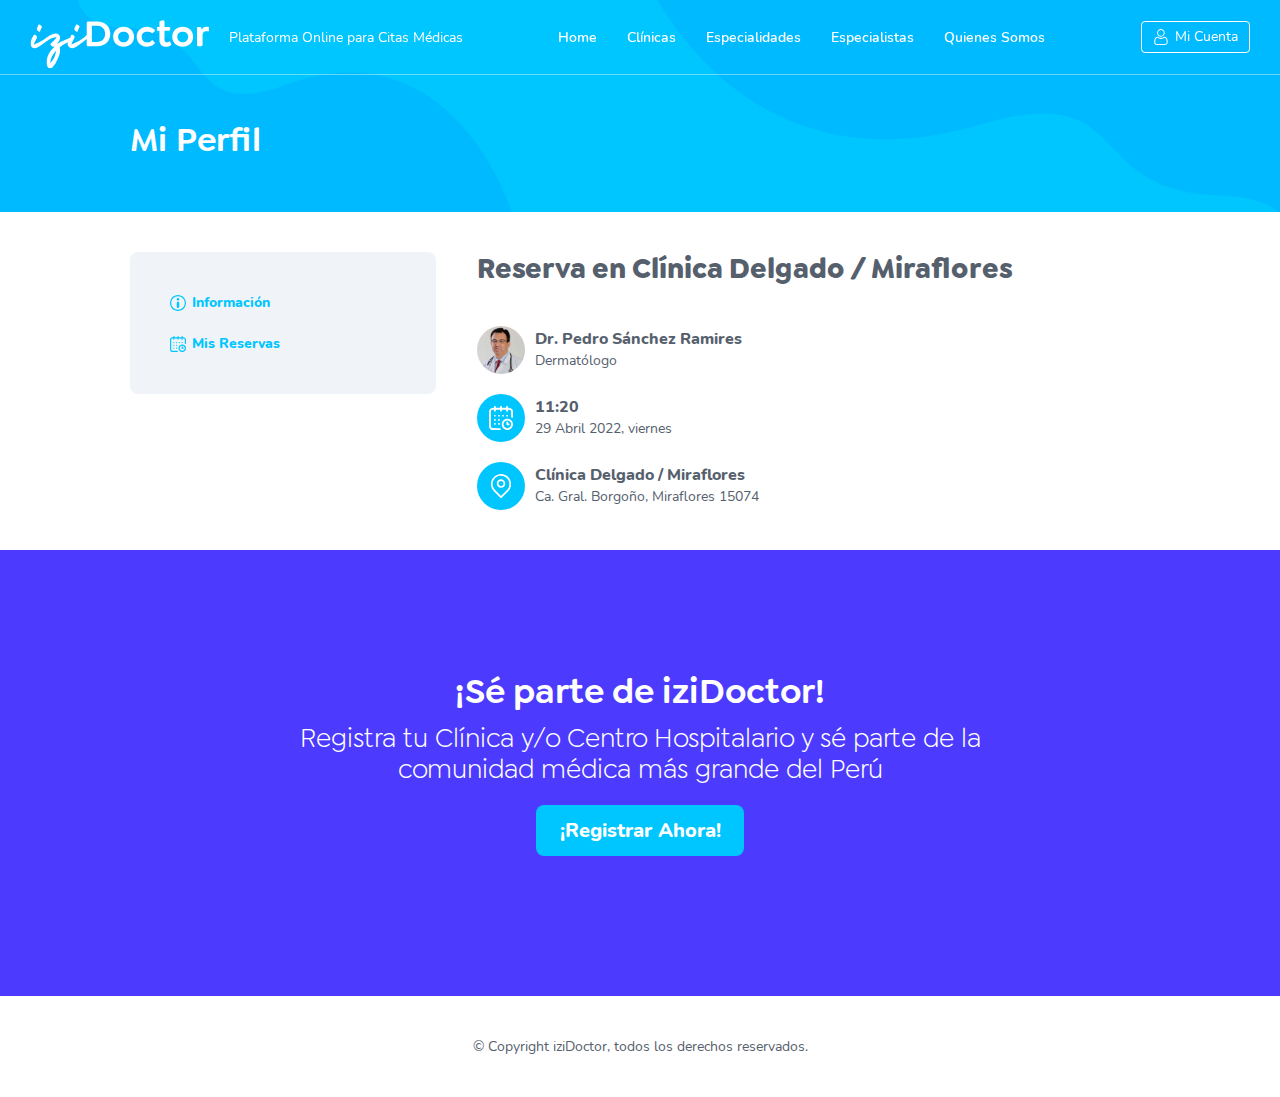
<file: src/main/webapp/reserva-detalle.html>
<!DOCTYPE html>
<html>
<head>
	<meta charset="utf-8">
	<meta name="viewport" content="width=device-width, initial-scale=1">
	<title>iziDoctor | Plataforma Online para Citas Médicas</title>
	<link rel="stylesheet" type="text/css" href="css/style.css">
</head>
<body>
	<header class="site-header">
    	<div class="dark-mask"></div>
		<div class="site-header__content">
			<div class="site-header__brand">
				<div class="logo">
					<svg x="0px" y="0px" viewBox="0 0 179 48" width="179px" fill="#fff">
                        <use xlink:href="images/icons.svg#logo"></use>
                    </svg>
				</div>
				<span class="slogan">Plataforma Online para Citas Médicas</span>
			</div>
			<div class="site-header__nav">
				<div class="site-nav__header">
					<svg x="0px" y="0px" viewBox="0 0 179 48" width="120px" fill="#00c6ff" class="site-nav__header__logo">
                        <use xlink:href="images/icons.svg#logo"></use>
                    </svg>
                    <button class="close-nav" id="closeNav">
						<svg x="0px" y="0px" viewBox="0 0 32 32" width="10px" fill="#4d3aff">
	                        <use xlink:href="images/icons.svg#close"></use>
	                    </svg>
	                </button>
				</div>
				<nav class="site-nav">
					<ul class="site-nav__list">
						<li class="site-nav__item">
							<a href="index.html">Home</a>
						</li>
						<li class="site-nav__item">
							<a href="clinicas.html">Clínicas</a>
						</li>
						<li class="site-nav__item">
							<a href="especialidades.html">Especialidades</a>
						</li>
						<li class="site-nav__item">
							<a href="especialistas.html">Especialistas</a>
						</li>
						<li class="site-nav__item">
							<a href="quienes-somos.html">Quienes Somos</a>
						</li>
					</ul>
				</nav>
			</div>
			<div class="site-header__right">
				<div class="site-header__user">
					<button class="site-header__user__button button btn-ghost">
						<svg x="0px" y="0px" viewBox="0 0 32 32" width="16px" fill="#fff">
	                        <use xlink:href="images/icons.svg#user"></use>
	                    </svg>
	                    <span>Mi Cuenta</span>
					</button>
				</div>
				<button class="nav-mobile" id="openNav">					
					<svg x="0px" y="0px" viewBox="0 0 24 24" width="24px" fill="#fff">
                        <use xlink:href="images/icons.svg#nav_mobile"></use>
                    </svg>
				</button>
			</div>
		</div>
	</header>
	<section class="main-section">
		<div class="main-row main-section__wrapper">
			<div class="main-section__content">
				<div class="main-section__caption">
					<h1 class="main-section__title">Mi Perfil</h1>
				</div>
			</div>
		</div>
		<svg class="morph morph1" x="0px" y="0px" viewBox="0 0 720 390">
			<path fill="#00baff">
				<animate repeatCount="indefinite" attributeName="d" dur="10s"				
				values="M0,390h720c0,0-89.87-251.02-319.92-178.81c-147.65,46.34-92.63-63.02-220.42-76.64C51.87,120.93,166.65,0,0,0L0,390z;		
				M0,390h720c0,0-54.11-324.67-319.92-178.81c-135.66,74.44-92.41-135.96-241.75-96.08C34.17,148.27,166.65,0,0,0L0,390z;
				M0,390h720c0,0-5.31-372.17-287.89-228.67C262.33,247.56,279.22,148,143.22,176.44C17.43,202.75,166.65,0,0,0L0,390z;
				M0,390h720c0,0-89.87-251.02-319.92-178.81c-147.65,46.34-92.63-63.02-220.42-76.64C51.87,120.93,166.65,0,0,0L0,390z"/>
			</path>
		</svg>
		<svg class="morph morph2" x="0px" y="0px" viewBox="0 0 720 390">
			<path fill="#00baff">
				<animate repeatCount="indefinite" attributeName="d" dur="12s"				
				values="M0,390h720c0,0-89.87-251.02-319.92-178.81c-147.65,46.34-92.63-63.02-220.42-76.64C51.87,120.93,166.65,0,0,0L0,390z;		
				M0,390h720c0,0-54.11-324.67-319.92-178.81c-135.66,74.44-92.41-135.96-241.75-96.08C34.17,148.27,166.65,0,0,0L0,390z;
				M0,390h720c0,0-5.31-372.17-287.89-228.67C262.33,247.56,279.22,148,143.22,176.44C17.43,202.75,166.65,0,0,0L0,390z;
				M0,390h720c0,0-89.87-251.02-319.92-178.81c-147.65,46.34-92.63-63.02-220.42-76.64C51.87,120.93,166.65,0,0,0L0,390z"/>
			</path>
		</svg>
	</section>
	<section class="profile wrapper">
		<div class="main-row page__wrapper">
			<aside class="sidebar">
				<ul class="sidebar__list">
					<li class="sidebar__item">
						<a href="#">
							<svg x="0px" y="0px" viewBox="0 0 32 32" width="16px">
		                        <use xlink:href="images/icons.svg#info
		                        "></use>
		                    </svg>
		                    <span>Información</span>
		                </a>
					</li>
					<li class="sidebar__item">
						<a href="#">
							<svg x="0px" y="0px" viewBox="0 0 32 32" width="16px">
		                        <use xlink:href="images/icons.svg#schedule"></use>
		                    </svg>
		                    <span>Mis Reservas</span>
		                </a>
					</li>
				</ul>				
			</aside>
			<div class="page__content">
				<h2 class="page__content__title">Reserva en Clínica Delgado / Miraflores</h2>
				<ul class="sidebar__list">
					<li class="sidebar__item">
						<div class="sidebar__image">
							<img src="images/doctors/doctor01.jpg">
						</div>
						<div class="sidebar__caption">
							<span>Dr. Pedro Sánchez Ramires</span>
							Dermatólogo
						</div>
					</li>
					<li class="sidebar__item">
						<span class="sidebar__image">
							<svg x="0px" y="0px" viewBox="0 0 32 32" width="24px" fill="#fff">
		                        <use xlink:href="images/icons.svg#schedule"></use>
		                    </svg>
						</span>
						<div class="sidebar__caption">
							<span>11:20</span>
							29 Abril 2022, viernes
						</div>
					</li>
					<li class="sidebar__item">
						<span class="sidebar__image">
							<svg x="0px" y="0px" viewBox="0 0 32 32" width="24px" fill="#fff">
		                        <use xlink:href="images/icons.svg#location"></use>
		                    </svg>
						</span>
						<div class="sidebar__caption">
							<span>Clínica Delgado / Miraflores</span>
							Ca. Gral. Borgoño, Miraflores 15074
						</div>
					</li>
				</ul>
			</div>
		</div>
	</section>
	<section class="call-to-action">
		<div class="main-row-short">
			<h3 class="call-to-action__title">¡Sé parte de iziDoctor!</h3>
			<h4 class="call-to-action__subtitle">Registra tu Clínica y/o Centro Hospitalario y sé parte de la comunidad médica más grande del Perú</h4>
			<button class="button btn-main-full">¡Registrar Ahora!</button>
		</div>
	</section>
	<footer class="site-footer">
		<div class="main-row">© Copyright iziDoctor, todos los derechos reservados.</div>
	</footer>
	<script src="https://code.jquery.com/jquery-3.6.0.min.js"></script>
	<script src="js/app.js"></script>
</body>
</file>
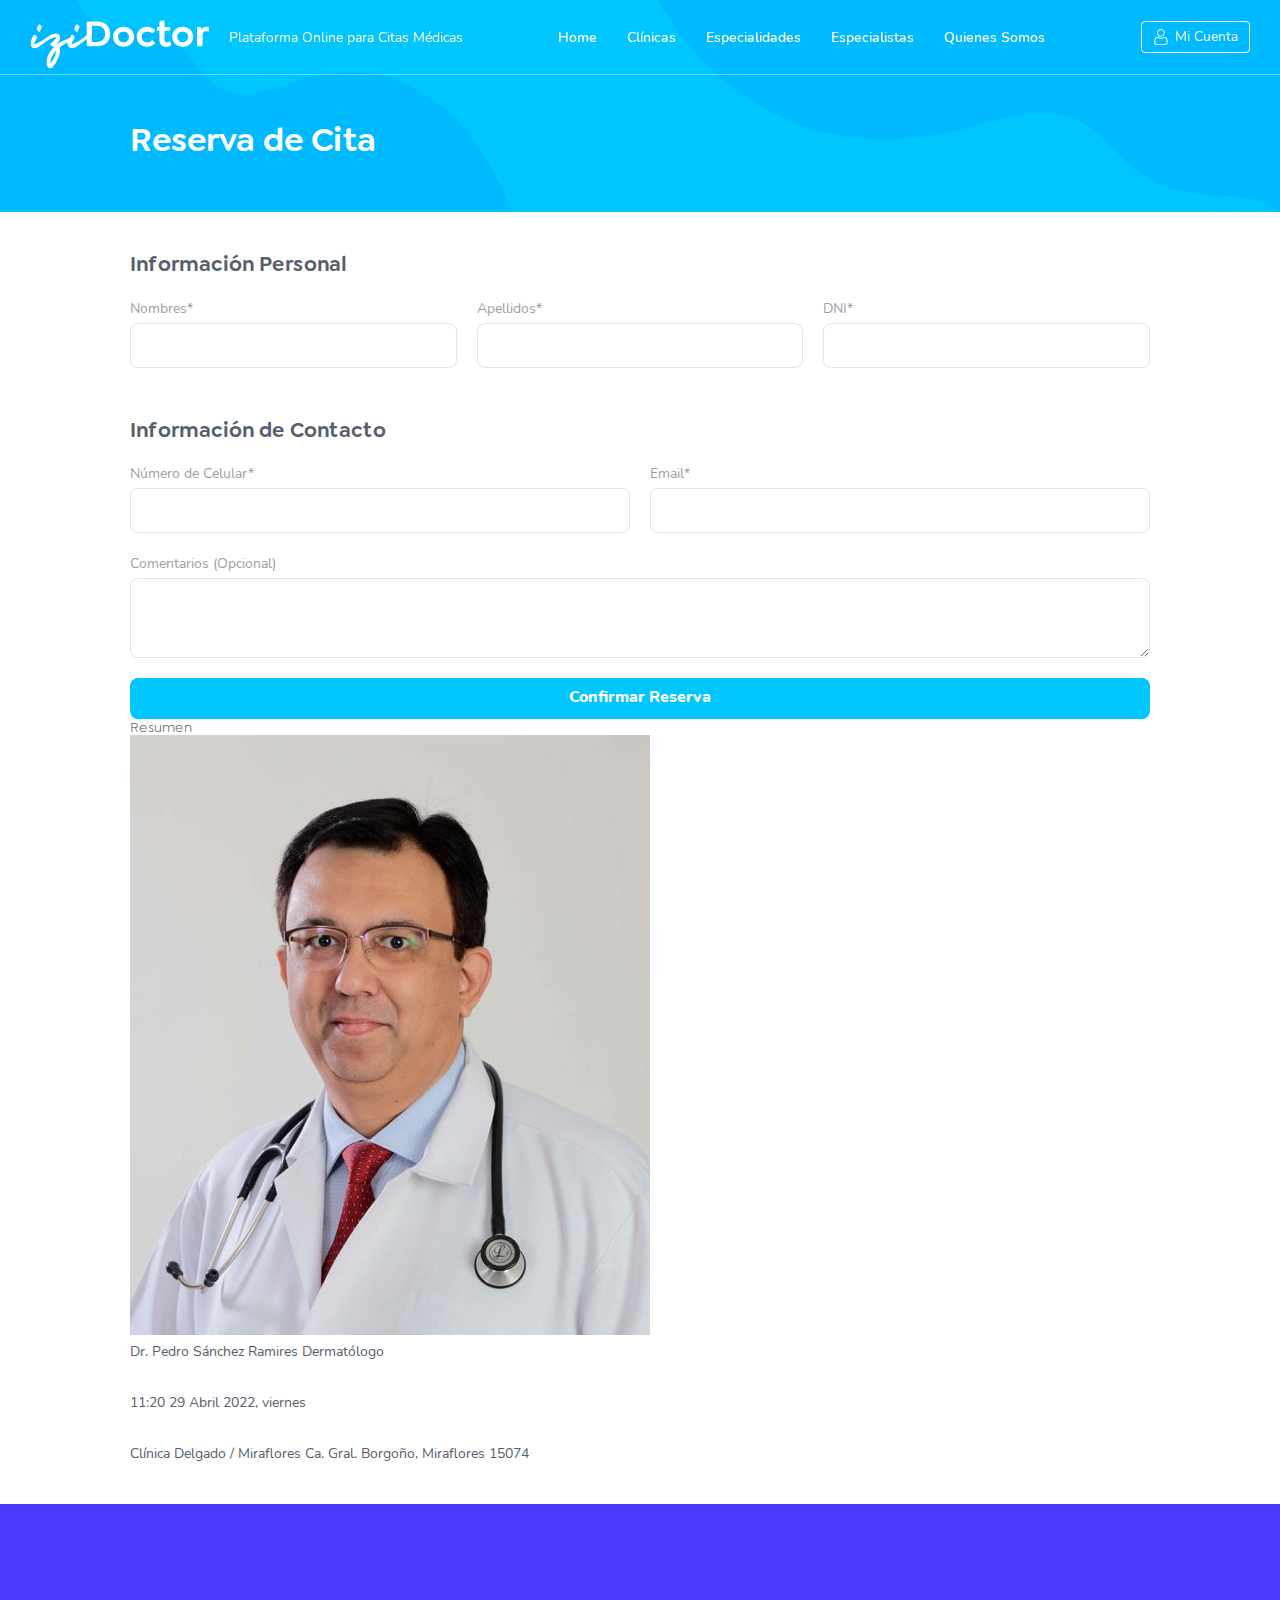
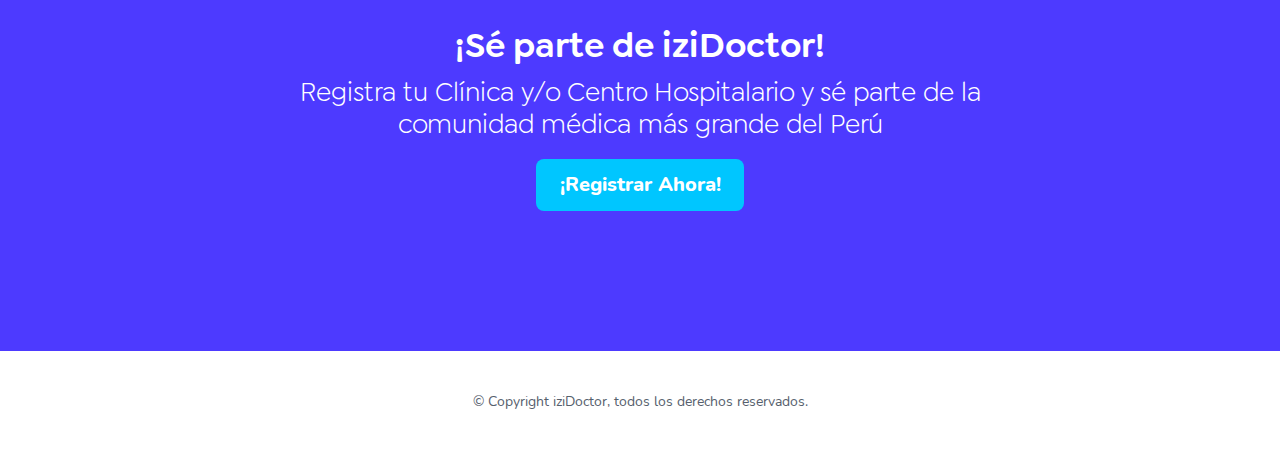
<file: src/main/webapp/reserva.html>
<!DOCTYPE html>
<html>
<head>
	<meta charset="utf-8">
	<meta name="viewport" content="width=device-width, initial-scale=1">
	<title>iziDoctor | Plataforma Online para Citas Médicas</title>
	<link rel="stylesheet" type="text/css" href="css/style.css">
</head>
<body>
	<header class="site-header">
    	<div class="dark-mask"></div>
		<div class="site-header__content">
			<div class="site-header__brand">
				<div class="logo">
					<svg x="0px" y="0px" viewBox="0 0 179 48" width="179px" fill="#fff">
                        <use xlink:href="images/icons.svg#logo"></use>
                    </svg>
				</div>
				<span class="slogan">Plataforma Online para Citas Médicas</span>
			</div>
			<div class="site-header__nav">
				<div class="site-nav__header">
					<svg x="0px" y="0px" viewBox="0 0 179 48" width="120px" fill="#00c6ff" class="site-nav__header__logo">
                        <use xlink:href="images/icons.svg#logo"></use>
                    </svg>
                    <button class="close-nav" id="closeNav">
						<svg x="0px" y="0px" viewBox="0 0 32 32" width="10px" fill="#4d3aff">
	                        <use xlink:href="images/icons.svg#close"></use>
	                    </svg>
	                </button>
				</div>
				<nav class="site-nav">
					<ul class="site-nav__list">
						<li class="site-nav__item">
							<a href="index.html">Home</a>
						</li>
						<li class="site-nav__item">
							<a href="clinicas.html">Clínicas</a>
						</li>
						<li class="site-nav__item">
							<a href="especialidades.html">Especialidades</a>
						</li>
						<li class="site-nav__item">
							<a href="especialistas.html">Especialistas</a>
						</li>
						<li class="site-nav__item">
							<a href="quienes-somos.html">Quienes Somos</a>
						</li>
					</ul>
				</nav>
			</div>
			<div class="site-header__right">
				<div class="site-header__user">
					<button class="site-header__user__button button btn-ghost">
						<svg x="0px" y="0px" viewBox="0 0 32 32" width="16px" fill="#fff">
	                        <use xlink:href="images/icons.svg#user"></use>
	                    </svg>
	                    <span>Mi Cuenta</span>
					</button>
				</div>
				<button class="nav-mobile" id="openNav">					
					<svg x="0px" y="0px" viewBox="0 0 24 24" width="24px" fill="#fff">
                        <use xlink:href="images/icons.svg#nav_mobile"></use>
                    </svg>
				</button>
			</div>
		</div>
	</header>
	<section class="main-section">
		<div class="main-row main-section__wrapper">
			<div class="main-section__content">
				<div class="main-section__caption">
					<h1 class="main-section__title">Reserva de Cita</h1>
				</div>
			</div>
		</div>
		<svg class="morph morph1" x="0px" y="0px" viewBox="0 0 720 390">
			<path fill="#00baff">
				<animate repeatCount="indefinite" attributeName="d" dur="10s"				
				values="M0,390h720c0,0-89.87-251.02-319.92-178.81c-147.65,46.34-92.63-63.02-220.42-76.64C51.87,120.93,166.65,0,0,0L0,390z;		
				M0,390h720c0,0-54.11-324.67-319.92-178.81c-135.66,74.44-92.41-135.96-241.75-96.08C34.17,148.27,166.65,0,0,0L0,390z;
				M0,390h720c0,0-5.31-372.17-287.89-228.67C262.33,247.56,279.22,148,143.22,176.44C17.43,202.75,166.65,0,0,0L0,390z;
				M0,390h720c0,0-89.87-251.02-319.92-178.81c-147.65,46.34-92.63-63.02-220.42-76.64C51.87,120.93,166.65,0,0,0L0,390z"/>
			</path>
		</svg>
		<svg class="morph morph2" x="0px" y="0px" viewBox="0 0 720 390">
			<path fill="#00baff">
				<animate repeatCount="indefinite" attributeName="d" dur="12s"				
				values="M0,390h720c0,0-89.87-251.02-319.92-178.81c-147.65,46.34-92.63-63.02-220.42-76.64C51.87,120.93,166.65,0,0,0L0,390z;		
				M0,390h720c0,0-54.11-324.67-319.92-178.81c-135.66,74.44-92.41-135.96-241.75-96.08C34.17,148.27,166.65,0,0,0L0,390z;
				M0,390h720c0,0-5.31-372.17-287.89-228.67C262.33,247.56,279.22,148,143.22,176.44C17.43,202.75,166.65,0,0,0L0,390z;
				M0,390h720c0,0-89.87-251.02-319.92-178.81c-147.65,46.34-92.63-63.02-220.42-76.64C51.87,120.93,166.65,0,0,0L0,390z"/>
			</path>
		</svg>
	</section>
	<section class="booking wrapper">
		<div class="main-row booking__wrapper">
			<div class="booking__content">
				<form class="form">
					<h3 class="form__title form__group">Información Personal</h3>
					<div class="form__group__separation"></div>
					<div class="form__group">
						<label>Nombres*</label>
						<input type="text" name="">
					</div>
					<div class="form__group">
						<label>Apellidos*</label>
						<input type="text" name="">
					</div>
					<div class="form__group">
						<label>DNI*</label>
						<input type="text" name="">
					</div>
					<div class="form__group__separation"></div>
					<h3 class="form__title form__group">Información de Contacto</h3>
					<div class="form__group__separation"></div>
					<div class="form__group">
						<label>Número de Celular*</label>
						<input type="text" name="">
					</div>
					<div class="form__group">
						<label>Email*</label>
						<input type="text" name="">
					</div>
					<div class="form__group__separation"></div>
					<div class="form__group">
						<label>Comentarios (Opcional)</label>
						<textarea></textarea>
					</div>
					<div class="form__group__separation"></div>
					<div class="form__group">
						<button type="submit" class="button btn-main-full">Confirmar Reserva</button>
					</div>
				</form>
			</div>
			<div class="booking__summary">
				<h4 class="booking__summary__title">Resumen</h4>
				<ul class="booking__summary__list">
					<li class="booking__summary__item">						
						<div class="booking__summary__image">
							<img src="images/doctors/doctor01.jpg">
						</div>
						<div class="booking__summary__caption">
							<span>Dr. Pedro Sánchez Ramires</span>
							Dermatólogo
						</div>
					</li>
					<li class="booking__summary__item">
						<span class="booking__summary__image">
							<svg x="0px" y="0px" viewBox="0 0 32 32" width="24px" fill="#fff">
		                        <use xlink:href="images/icons.svg#schedule"></use>
		                    </svg>
						</span>
						<div class="booking__summary__caption">
							<span>11:20</span>
							29 Abril 2022, viernes
						</div>
					</li>
					<li class="booking__summary__item">
						<span class="booking__summary__image">
							<svg x="0px" y="0px" viewBox="0 0 32 32" width="24px" fill="#fff">
		                        <use xlink:href="images/icons.svg#location"></use>
		                    </svg>
						</span>
						<div class="booking__summary__caption">
							<span>Clínica Delgado / Miraflores</span>
							Ca. Gral. Borgoño, Miraflores 15074
						</div>
					</li>
				</ul>
			</div>
		</div>
	</section>
	<section class="call-to-action">
		<div class="main-row-short">
			<h3 class="call-to-action__title">¡Sé parte de iziDoctor!</h3>
			<h4 class="call-to-action__subtitle">Registra tu Clínica y/o Centro Hospitalario y sé parte de la comunidad médica más grande del Perú</h4>
			<button class="button btn-main-full">¡Registrar Ahora!</button>
		</div>
	</section>
	<footer class="site-footer">
		<div class="main-row">© Copyright iziDoctor, todos los derechos reservados.</div>
	</footer>
	<script src="https://code.jquery.com/jquery-3.6.0.min.js"></script>
	<script src="js/app.js"></script>
</body>
</file>
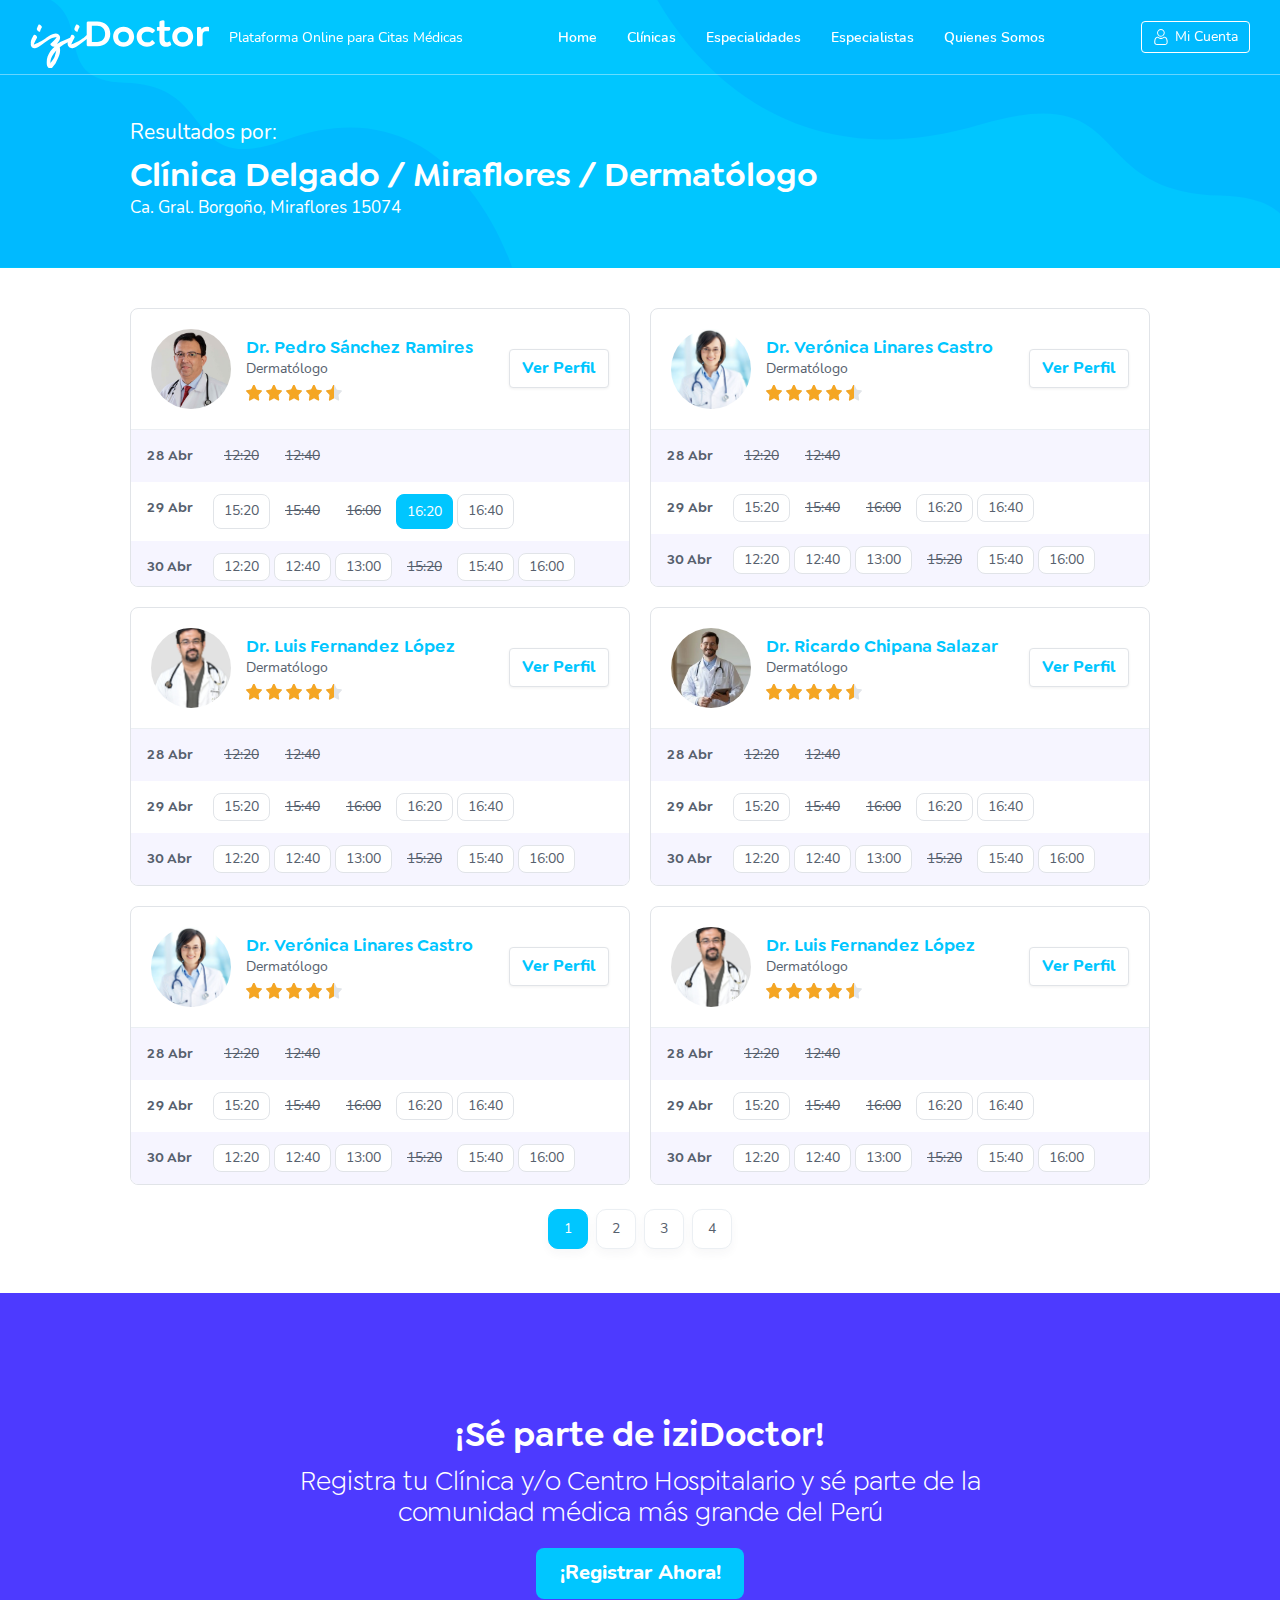
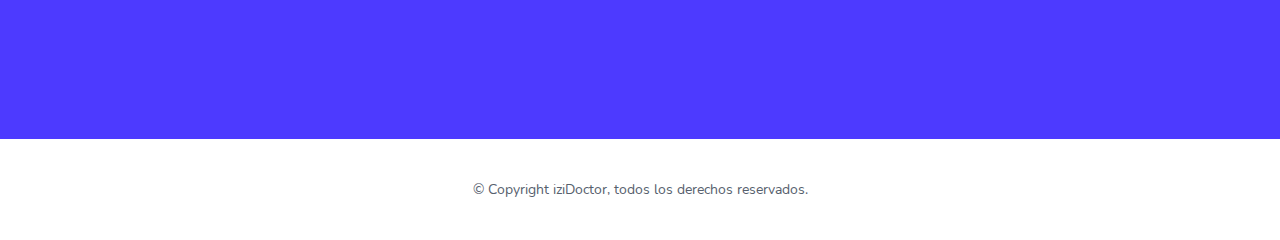
<file: src/main/webapp/resultados.html>
<!DOCTYPE html>
<html>
<head>
	<meta charset="utf-8">
	<meta name="viewport" content="width=device-width, initial-scale=1">
	<title>iziDoctor | Plataforma Online para Citas Médicas</title>
	<link rel="stylesheet" type="text/css" href="css/style.css">
</head>
<body>
	<header class="site-header">
    	<div class="dark-mask"></div>
		<div class="site-header__content">
			<div class="site-header__brand">
				<div class="logo">
					<svg x="0px" y="0px" viewBox="0 0 179 48" width="179px" fill="#fff">
                        <use xlink:href="images/icons.svg#logo"></use>
                    </svg>
				</div>
				<span class="slogan">Plataforma Online para Citas Médicas</span>
			</div>
			<div class="site-header__nav">
				<div class="site-nav__header">
					<svg x="0px" y="0px" viewBox="0 0 179 48" width="120px" fill="#00c6ff" class="site-nav__header__logo">
                        <use xlink:href="images/icons.svg#logo"></use>
                    </svg>
                    <button class="close-nav" id="closeNav">
						<svg x="0px" y="0px" viewBox="0 0 32 32" width="10px" fill="#4d3aff">
	                        <use xlink:href="images/icons.svg#close"></use>
	                    </svg>
	                </button>
				</div>
				<nav class="site-nav">
					<ul class="site-nav__list">
						<li class="site-nav__item">
							<a href="index.html">Home</a>
						</li>
						<li class="site-nav__item">
							<a href="clinicas.html">Clínicas</a>
						</li>
						<li class="site-nav__item">
							<a href="especialidades.html">Especialidades</a>
						</li>
						<li class="site-nav__item">
							<a href="especialistas.html">Especialistas</a>
						</li>
						<li class="site-nav__item">
							<a href="quienes-somos.html">Quienes Somos</a>
						</li>
					</ul>
				</nav>
			</div>
			<div class="site-header__right">
				<div class="site-header__user">
					<button class="site-header__user__button button btn-ghost">
						<svg x="0px" y="0px" viewBox="0 0 32 32" width="16px" fill="#fff">
	                        <use xlink:href="images/icons.svg#user"></use>
	                    </svg>
	                    <span>Mi Cuenta</span>
					</button>
				</div>
				<button class="nav-mobile" id="openNav">					
					<svg x="0px" y="0px" viewBox="0 0 24 24" width="24px" fill="#fff">
                        <use xlink:href="images/icons.svg#nav_mobile"></use>
                    </svg>
				</button>
			</div>
		</div>
	</header>
	<section class="main-section">
		<div class="main-row main-section__wrapper">
			<div class="main-section__content">
				<div class="main-section__caption">
					<h2 class="main-section__subtitle">Resultados por:</h2>
					<h1 class="main-section__title">Clínica Delgado / Miraflores / Dermatólogo</h1>
					<h3 class="main-section__sub-subtitle">Ca. Gral. Borgoño, Miraflores 15074</h3>
				</div>
			</div>
		</div>
		<svg class="morph morph1" x="0px" y="0px" viewBox="0 0 720 390">
			<path fill="#00baff">
				<animate repeatCount="indefinite" attributeName="d" dur="10s"				
				values="M0,390h720c0,0-89.87-251.02-319.92-178.81c-147.65,46.34-92.63-63.02-220.42-76.64C51.87,120.93,166.65,0,0,0L0,390z;		
				M0,390h720c0,0-54.11-324.67-319.92-178.81c-135.66,74.44-92.41-135.96-241.75-96.08C34.17,148.27,166.65,0,0,0L0,390z;
				M0,390h720c0,0-5.31-372.17-287.89-228.67C262.33,247.56,279.22,148,143.22,176.44C17.43,202.75,166.65,0,0,0L0,390z;
				M0,390h720c0,0-89.87-251.02-319.92-178.81c-147.65,46.34-92.63-63.02-220.42-76.64C51.87,120.93,166.65,0,0,0L0,390z"/>
			</path>
		</svg>
		<svg class="morph morph2" x="0px" y="0px" viewBox="0 0 720 390">
			<path fill="#00baff">
				<animate repeatCount="indefinite" attributeName="d" dur="12s"				
				values="M0,390h720c0,0-89.87-251.02-319.92-178.81c-147.65,46.34-92.63-63.02-220.42-76.64C51.87,120.93,166.65,0,0,0L0,390z;		
				M0,390h720c0,0-54.11-324.67-319.92-178.81c-135.66,74.44-92.41-135.96-241.75-96.08C34.17,148.27,166.65,0,0,0L0,390z;
				M0,390h720c0,0-5.31-372.17-287.89-228.67C262.33,247.56,279.22,148,143.22,176.44C17.43,202.75,166.65,0,0,0L0,390z;
				M0,390h720c0,0-89.87-251.02-319.92-178.81c-147.65,46.34-92.63-63.02-220.42-76.64C51.87,120.93,166.65,0,0,0L0,390z"/>
			</path>
		</svg>
	</section>
	<section class="results wrapper">
		<svg width="0%" height="0%" class="rate__star-svg">
	        <clipPath id="star">
	            <path d="M8.7,0.5l1.8,4c0.1,0.2,0.3,0.4,0.6,0.5l4.1,0.6c0.7,0,1,0.8,0.5,1.3l-3,3.1c-0.2,0.2-0.2,0.5-0.2,0.7 l0.7,4.3c0.1,0.6-0.6,1.2-1.1,0.9l-3.7-2.1c-0.2-0.2-0.5-0.2-0.7,0l-3.7,2.1c-0.6,0.3-1.3-0.2-1.1-0.9l0.7-4.3 c0.1-0.2-0.1-0.6-0.2-0.7l-3-3.1C-0.2,6.4,0,5.6,0.7,5.5l4.1-0.6c0.2,0,0.5-0.2,0.6-0.5l1.8-4C7.6-0.1,8.4-0.1,8.7,0.5z"/>
	        </clipPath>
	    </svg>
		<div class="main-row">
			<ul class="cards">
				<li class="card-results card-results card card-2 card-hover">
					<div class="results__content">
						<div class="card__main-content results__profile">
							<div class="card__circle-image results__profile__image">
								<img src="images/doctors/doctor01.jpg">
							</div>
							<div class="card__caption results__caption">
								<h2 class="card__title">Dr. Pedro Sánchez Ramires</h2>
								<span class="card__subtitle">Dermatólogo</span>
								<div class="results__profile__rate">
		                            <div class="rate rate-45">
		                                <div class="rate__star"></div>
		                                <div class="rate__star"></div>
		                                <div class="rate__star"></div>
		                                <div class="rate__star"></div>
		                                <div class="rate__star"></div>
		                            </div>
		                        </div>
							</div>
							<a href="#" class="button btn-simple btn-main">Ver Perfil</a>
						</div>
						<div class="results__schedule">
							<ul class="results__schedule__list">
								<li class="results__schedule__item">
									<div class="schedule__day">28 Abr</div>
									<div class="schedule__hours">
										<button class="schedule__hour schedule__desactive">12:20</button>
										<button class="schedule__hour schedule__desactive">12:40</button>
									</div>
								</li>
								<li class="results__schedule__item">
									<div class="schedule__day">29 Abr</div>
									<div class="schedule__hours">
										<button class="schedule__hour">15:20</button>
										<button class="schedule__hour schedule__desactive">15:40</button>
										<button class="schedule__hour schedule__desactive">16:00</button>
										<a href="reserva.html" class="schedule__hour schedule__active">16:20</a>
										<button class="schedule__hour">16:40</button>
									</div>
								</li>
								<li class="results__schedule__item">
									<div class="schedule__day">30 Abr</div>
									<div class="schedule__hours">
										<button class="schedule__hour">12:20</button>
										<button class="schedule__hour">12:40</button>
										<button class="schedule__hour">13:00</button>
										<button class="schedule__hour schedule__desactive">15:20</button>
										<button class="schedule__hour">15:40</button>
										<button class="schedule__hour">16:00</button>
									</div>
								</li>
								<li class="results__schedule__item">
									<div class="schedule__day">1 May</div>
									<div class="schedule__hours">
										<button class="schedule__hour">15:20</button>
										<button class="schedule__hour">15:40</button>
										<button class="schedule__hour">16:00</button>
									</div>
								</li>
								<li class="results__schedule__item">
									<div class="schedule__day">2 May</div>
									<div class="schedule__hours">
										<button class="schedule__hour schedule__desactive">12:20</button>
										<button class="schedule__hour">12:40</button>
										<button class="schedule__hour">13:00</button>
										<button class="schedule__hour">15:20</button>
										<button class="schedule__hour">15:40</button>
										<button class="schedule__hour">16:00</button>
									</div>
								</li>
								<li class="results__schedule__item">
									<div class="schedule__day">3 May</div>
									<div class="schedule__hours">
										<button class="schedule__hour">15:20</button>
										<button class="schedule__hour">15:40</button>
										<button class="schedule__hour">16:40</button>
										<button class="schedule__hour schedule__desactive">17:00</button>
										<button class="schedule__hour">17:20</button>
									</div>
								</li>
								<li class="results__schedule__item">
									<div class="schedule__day">4 May</div>
									<div class="schedule__hours">
										<button class="schedule__hour schedule__desactive">12:20</button>
										<button class="schedule__hour schedule__desactive">12:40</button>
										<button class="schedule__hour">13:00</button>
										<button class="schedule__hour">15:20</button>
										<button class="schedule__hour">15:40</button>
										<button class="schedule__hour">16:00</button>
										<button class="schedule__hour">16:20</button>
									</div>
								</li>
							</ul>
						</div>
					</div>
				</li>
				<li class="card-results card card-2 card-hover">
					<div class="results__content">
						<div class="card__main-content results__profile">
							<div class="card__circle-image results__profile__image">
								<img src="images/doctors/doctor02.jpg">
							</div>
							<div class="card__caption results__caption">
								<h2 class="card__title">Dr. Verónica Linares Castro</h2>
								<span class="card__subtitle">Dermatólogo</span>
								<div class="results__profile__rate">
		                            <div class="rate rate-45">
		                                <div class="rate__star"></div>
		                                <div class="rate__star"></div>
		                                <div class="rate__star"></div>
		                                <div class="rate__star"></div>
		                                <div class="rate__star"></div>
		                            </div>
		                        </div>
							</div>
							<a href="#" class="button btn-simple btn-main">Ver Perfil</a>
						</div>
						<div class="results__schedule">
							<ul class="results__schedule__list">
								<li class="results__schedule__item">
									<div class="schedule__day">28 Abr</div>
									<div class="schedule__hours">
										<button class="schedule__hour schedule__desactive">12:20</button>
										<button class="schedule__hour schedule__desactive">12:40</button>
									</div>
								</li>
								<li class="results__schedule__item">
									<div class="schedule__day">29 Abr</div>
									<div class="schedule__hours">
										<button class="schedule__hour">15:20</button>
										<button class="schedule__hour schedule__desactive">15:40</button>
										<button class="schedule__hour schedule__desactive">16:00</button>
										<button class="schedule__hour">16:20</button>
										<button class="schedule__hour">16:40</button>
									</div>
								</li>
								<li class="results__schedule__item">
									<div class="schedule__day">30 Abr</div>
									<div class="schedule__hours">
										<button class="schedule__hour">12:20</button>
										<button class="schedule__hour">12:40</button>
										<button class="schedule__hour">13:00</button>
										<button class="schedule__hour schedule__desactive">15:20</button>
										<button class="schedule__hour">15:40</button>
										<button class="schedule__hour">16:00</button>
									</div>
								</li>
								<li class="results__schedule__item">
									<div class="schedule__day">1 May</div>
									<div class="schedule__hours">
										<button class="schedule__hour">15:20</button>
										<button class="schedule__hour">15:40</button>
										<button class="schedule__hour">16:00</button>
									</div>
								</li>
								<li class="results__schedule__item">
									<div class="schedule__day">2 May</div>
									<div class="schedule__hours">
										<button class="schedule__hour schedule__desactive">12:20</button>
										<button class="schedule__hour">12:40</button>
										<button class="schedule__hour">13:00</button>
										<button class="schedule__hour">15:20</button>
										<button class="schedule__hour">15:40</button>
										<button class="schedule__hour">16:00</button>
									</div>
								</li>
								<li class="results__schedule__item">
									<div class="schedule__day">3 May</div>
									<div class="schedule__hours">
										<button class="schedule__hour">15:20</button>
										<button class="schedule__hour">15:40</button>
										<button class="schedule__hour">16:40</button>
										<button class="schedule__hour schedule__desactive">17:00</button>
										<button class="schedule__hour">17:20</button>
									</div>
								</li>
								<li class="results__schedule__item">
									<div class="schedule__day">4 May</div>
									<div class="schedule__hours">
										<button class="schedule__hour schedule__desactive">12:20</button>
										<button class="schedule__hour schedule__desactive">12:40</button>
										<button class="schedule__hour">13:00</button>
										<button class="schedule__hour">15:20</button>
										<button class="schedule__hour">15:40</button>
										<button class="schedule__hour">16:00</button>
										<button class="schedule__hour">16:20</button>
									</div>
								</li>
							</ul>
						</div>
					</div>
				</li>
				<li class="card-results card card-2 card-hover">
					<div class="results__content">
						<div class="card__main-content results__profile">
							<div class="card__circle-image results__profile__image">
								<img src="images/doctors/doctor03.jpg">
							</div>
							<div class="card__caption results__caption">
								<h2 class="card__title">Dr. Luis Fernandez López</h2>
								<span class="card__subtitle">Dermatólogo</span>
								<div class="results__profile__rate">
		                            <div class="rate rate-45">
		                                <div class="rate__star"></div>
		                                <div class="rate__star"></div>
		                                <div class="rate__star"></div>
		                                <div class="rate__star"></div>
		                                <div class="rate__star"></div>
		                            </div>
		                        </div>
							</div>
							<a href="#" class="button btn-simple btn-main">Ver Perfil</a>
						</div>
						<div class="results__schedule">
							<ul class="results__schedule__list">
								<li class="results__schedule__item">
									<div class="schedule__day">28 Abr</div>
									<div class="schedule__hours">
										<button class="schedule__hour schedule__desactive">12:20</button>
										<button class="schedule__hour schedule__desactive">12:40</button>
									</div>
								</li>
								<li class="results__schedule__item">
									<div class="schedule__day">29 Abr</div>
									<div class="schedule__hours">
										<button class="schedule__hour">15:20</button>
										<button class="schedule__hour schedule__desactive">15:40</button>
										<button class="schedule__hour schedule__desactive">16:00</button>
										<button class="schedule__hour">16:20</button>
										<button class="schedule__hour">16:40</button>
									</div>
								</li>
								<li class="results__schedule__item">
									<div class="schedule__day">30 Abr</div>
									<div class="schedule__hours">
										<button class="schedule__hour">12:20</button>
										<button class="schedule__hour">12:40</button>
										<button class="schedule__hour">13:00</button>
										<button class="schedule__hour schedule__desactive">15:20</button>
										<button class="schedule__hour">15:40</button>
										<button class="schedule__hour">16:00</button>
									</div>
								</li>
								<li class="results__schedule__item">
									<div class="schedule__day">1 May</div>
									<div class="schedule__hours">
										<button class="schedule__hour">15:20</button>
										<button class="schedule__hour">15:40</button>
										<button class="schedule__hour">16:00</button>
									</div>
								</li>
								<li class="results__schedule__item">
									<div class="schedule__day">2 May</div>
									<div class="schedule__hours">
										<button class="schedule__hour schedule__desactive">12:20</button>
										<button class="schedule__hour">12:40</button>
										<button class="schedule__hour">13:00</button>
										<button class="schedule__hour">15:20</button>
										<button class="schedule__hour">15:40</button>
										<button class="schedule__hour">16:00</button>
									</div>
								</li>
								<li class="results__schedule__item">
									<div class="schedule__day">3 May</div>
									<div class="schedule__hours">
										<button class="schedule__hour">15:20</button>
										<button class="schedule__hour">15:40</button>
										<button class="schedule__hour">16:40</button>
										<button class="schedule__hour schedule__desactive">17:00</button>
										<button class="schedule__hour">17:20</button>
									</div>
								</li>
								<li class="results__schedule__item">
									<div class="schedule__day">4 May</div>
									<div class="schedule__hours">
										<button class="schedule__hour schedule__desactive">12:20</button>
										<button class="schedule__hour schedule__desactive">12:40</button>
										<button class="schedule__hour">13:00</button>
										<button class="schedule__hour">15:20</button>
										<button class="schedule__hour">15:40</button>
										<button class="schedule__hour">16:00</button>
										<button class="schedule__hour">16:20</button>
									</div>
								</li>
							</ul>
						</div>
					</div>
				</li>
				<li class="card-results card card-2 card-hover">
					<div class="results__content">
						<div class="card__main-content results__profile">
							<div class="card__circle-image results__profile__image">
								<img src="images/doctors/doctor04.JPG">
							</div>
							<div class="card__caption results__caption">
								<h2 class="card__title">Dr. Ricardo Chipana Salazar</h2>
								<span class="card__subtitle">Dermatólogo</span>
								<div class="results__profile__rate">
		                            <div class="rate rate-45">
		                                <div class="rate__star"></div>
		                                <div class="rate__star"></div>
		                                <div class="rate__star"></div>
		                                <div class="rate__star"></div>
		                                <div class="rate__star"></div>
		                            </div>
		                        </div>
							</div>
							<a href="#" class="button btn-simple btn-main">Ver Perfil</a>
						</div>
						<div class="results__schedule">
							<ul class="results__schedule__list">
								<li class="results__schedule__item">
									<div class="schedule__day">28 Abr</div>
									<div class="schedule__hours">
										<button class="schedule__hour schedule__desactive">12:20</button>
										<button class="schedule__hour schedule__desactive">12:40</button>
									</div>
								</li>
								<li class="results__schedule__item">
									<div class="schedule__day">29 Abr</div>
									<div class="schedule__hours">
										<button class="schedule__hour">15:20</button>
										<button class="schedule__hour schedule__desactive">15:40</button>
										<button class="schedule__hour schedule__desactive">16:00</button>
										<button class="schedule__hour">16:20</button>
										<button class="schedule__hour">16:40</button>
									</div>
								</li>
								<li class="results__schedule__item">
									<div class="schedule__day">30 Abr</div>
									<div class="schedule__hours">
										<button class="schedule__hour">12:20</button>
										<button class="schedule__hour">12:40</button>
										<button class="schedule__hour">13:00</button>
										<button class="schedule__hour schedule__desactive">15:20</button>
										<button class="schedule__hour">15:40</button>
										<button class="schedule__hour">16:00</button>
									</div>
								</li>
								<li class="results__schedule__item">
									<div class="schedule__day">1 May</div>
									<div class="schedule__hours">
										<button class="schedule__hour">15:20</button>
										<button class="schedule__hour">15:40</button>
										<button class="schedule__hour">16:00</button>
									</div>
								</li>
								<li class="results__schedule__item">
									<div class="schedule__day">2 May</div>
									<div class="schedule__hours">
										<button class="schedule__hour schedule__desactive">12:20</button>
										<button class="schedule__hour">12:40</button>
										<button class="schedule__hour">13:00</button>
										<button class="schedule__hour">15:20</button>
										<button class="schedule__hour">15:40</button>
										<button class="schedule__hour">16:00</button>
									</div>
								</li>
								<li class="results__schedule__item">
									<div class="schedule__day">3 May</div>
									<div class="schedule__hours">
										<button class="schedule__hour">15:20</button>
										<button class="schedule__hour">15:40</button>
										<button class="schedule__hour">16:40</button>
										<button class="schedule__hour schedule__desactive">17:00</button>
										<button class="schedule__hour">17:20</button>
									</div>
								</li>
								<li class="results__schedule__item">
									<div class="schedule__day">4 May</div>
									<div class="schedule__hours">
										<button class="schedule__hour schedule__desactive">12:20</button>
										<button class="schedule__hour schedule__desactive">12:40</button>
										<button class="schedule__hour">13:00</button>
										<button class="schedule__hour">15:20</button>
										<button class="schedule__hour">15:40</button>
										<button class="schedule__hour">16:00</button>
										<button class="schedule__hour">16:20</button>
									</div>
								</li>
							</ul>
						</div>
					</div>
				</li>
				<li class="card-results card card-2 card-hover">
					<div class="results__content">
						<div class="card__main-content results__profile">
							<div class="card__circle-image results__profile__image">
								<img src="images/doctors/doctor02.jpg">
							</div>
							<div class="card__caption results__caption">
								<h2 class="card__title">Dr. Verónica Linares Castro</h2>
								<span class="card__subtitle">Dermatólogo</span>
								<div class="results__profile__rate">
		                            <div class="rate rate-45">
		                                <div class="rate__star"></div>
		                                <div class="rate__star"></div>
		                                <div class="rate__star"></div>
		                                <div class="rate__star"></div>
		                                <div class="rate__star"></div>
		                            </div>
		                        </div>
							</div>
							<a href="#" class="button btn-simple btn-main">Ver Perfil</a>
						</div>
						<div class="results__schedule">
							<ul class="results__schedule__list">
								<li class="results__schedule__item">
									<div class="schedule__day">28 Abr</div>
									<div class="schedule__hours">
										<button class="schedule__hour schedule__desactive">12:20</button>
										<button class="schedule__hour schedule__desactive">12:40</button>
									</div>
								</li>
								<li class="results__schedule__item">
									<div class="schedule__day">29 Abr</div>
									<div class="schedule__hours">
										<button class="schedule__hour">15:20</button>
										<button class="schedule__hour schedule__desactive">15:40</button>
										<button class="schedule__hour schedule__desactive">16:00</button>
										<button class="schedule__hour">16:20</button>
										<button class="schedule__hour">16:40</button>
									</div>
								</li>
								<li class="results__schedule__item">
									<div class="schedule__day">30 Abr</div>
									<div class="schedule__hours">
										<button class="schedule__hour">12:20</button>
										<button class="schedule__hour">12:40</button>
										<button class="schedule__hour">13:00</button>
										<button class="schedule__hour schedule__desactive">15:20</button>
										<button class="schedule__hour">15:40</button>
										<button class="schedule__hour">16:00</button>
									</div>
								</li>
								<li class="results__schedule__item">
									<div class="schedule__day">1 May</div>
									<div class="schedule__hours">
										<button class="schedule__hour">15:20</button>
										<button class="schedule__hour">15:40</button>
										<button class="schedule__hour">16:00</button>
									</div>
								</li>
								<li class="results__schedule__item">
									<div class="schedule__day">2 May</div>
									<div class="schedule__hours">
										<button class="schedule__hour schedule__desactive">12:20</button>
										<button class="schedule__hour">12:40</button>
										<button class="schedule__hour">13:00</button>
										<button class="schedule__hour">15:20</button>
										<button class="schedule__hour">15:40</button>
										<button class="schedule__hour">16:00</button>
									</div>
								</li>
								<li class="results__schedule__item">
									<div class="schedule__day">3 May</div>
									<div class="schedule__hours">
										<button class="schedule__hour">15:20</button>
										<button class="schedule__hour">15:40</button>
										<button class="schedule__hour">16:40</button>
										<button class="schedule__hour schedule__desactive">17:00</button>
										<button class="schedule__hour">17:20</button>
									</div>
								</li>
								<li class="results__schedule__item">
									<div class="schedule__day">4 May</div>
									<div class="schedule__hours">
										<button class="schedule__hour schedule__desactive">12:20</button>
										<button class="schedule__hour schedule__desactive">12:40</button>
										<button class="schedule__hour">13:00</button>
										<button class="schedule__hour">15:20</button>
										<button class="schedule__hour">15:40</button>
										<button class="schedule__hour">16:00</button>
										<button class="schedule__hour">16:20</button>
									</div>
								</li>
							</ul>
						</div>
					</div>
				</li>
				<li class="card-results card card-2 card-hover">
					<div class="results__content">
						<div class="card__main-content results__profile">
							<div class="card__circle-image results__profile__image">
								<img src="images/doctors/doctor03.jpg">
							</div>
							<div class="card__caption results__caption">
								<h2 class="card__title">Dr. Luis Fernandez López</h2>
								<span class="card__subtitle">Dermatólogo</span>
								<div class="results__profile__rate">
		                            <div class="rate rate-45">
		                                <div class="rate__star"></div>
		                                <div class="rate__star"></div>
		                                <div class="rate__star"></div>
		                                <div class="rate__star"></div>
		                                <div class="rate__star"></div>
		                            </div>
		                        </div>
							</div>
							<a href="#" class="button btn-simple btn-main">Ver Perfil</a>
						</div>
						<div class="results__schedule">
							<ul class="results__schedule__list">
								<li class="results__schedule__item">
									<div class="schedule__day">28 Abr</div>
									<div class="schedule__hours">
										<button class="schedule__hour schedule__desactive">12:20</button>
										<button class="schedule__hour schedule__desactive">12:40</button>
									</div>
								</li>
								<li class="results__schedule__item">
									<div class="schedule__day">29 Abr</div>
									<div class="schedule__hours">
										<button class="schedule__hour">15:20</button>
										<button class="schedule__hour schedule__desactive">15:40</button>
										<button class="schedule__hour schedule__desactive">16:00</button>
										<button class="schedule__hour">16:20</button>
										<button class="schedule__hour">16:40</button>
									</div>
								</li>
								<li class="results__schedule__item">
									<div class="schedule__day">30 Abr</div>
									<div class="schedule__hours">
										<button class="schedule__hour">12:20</button>
										<button class="schedule__hour">12:40</button>
										<button class="schedule__hour">13:00</button>
										<button class="schedule__hour schedule__desactive">15:20</button>
										<button class="schedule__hour">15:40</button>
										<button class="schedule__hour">16:00</button>
									</div>
								</li>
								<li class="results__schedule__item">
									<div class="schedule__day">1 May</div>
									<div class="schedule__hours">
										<button class="schedule__hour">15:20</button>
										<button class="schedule__hour">15:40</button>
										<button class="schedule__hour">16:00</button>
									</div>
								</li>
								<li class="results__schedule__item">
									<div class="schedule__day">2 May</div>
									<div class="schedule__hours">
										<button class="schedule__hour schedule__desactive">12:20</button>
										<button class="schedule__hour">12:40</button>
										<button class="schedule__hour">13:00</button>
										<button class="schedule__hour">15:20</button>
										<button class="schedule__hour">15:40</button>
										<button class="schedule__hour">16:00</button>
									</div>
								</li>
								<li class="results__schedule__item">
									<div class="schedule__day">3 May</div>
									<div class="schedule__hours">
										<button class="schedule__hour">15:20</button>
										<button class="schedule__hour">15:40</button>
										<button class="schedule__hour">16:40</button>
										<button class="schedule__hour schedule__desactive">17:00</button>
										<button class="schedule__hour">17:20</button>
									</div>
								</li>
								<li class="results__schedule__item">
									<div class="schedule__day">4 May</div>
									<div class="schedule__hours">
										<button class="schedule__hour schedule__desactive">12:20</button>
										<button class="schedule__hour schedule__desactive">12:40</button>
										<button class="schedule__hour">13:00</button>
										<button class="schedule__hour">15:20</button>
										<button class="schedule__hour">15:40</button>
										<button class="schedule__hour">16:00</button>
										<button class="schedule__hour">16:20</button>
									</div>
								</li>
							</ul>
						</div>
					</div>
				</li>
			</ul>

			<ul class="pagination">
				<li class="current"><a href="#">1</a></li>
				<li><a href="#">2</a></li>
				<li><a href="#">3</a></li>
				<li><a href="#">4</a></li>
			</ul>
		</div>
	</section>
	<section class="call-to-action">
		<div class="main-row-short">
			<h3 class="call-to-action__title">¡Sé parte de iziDoctor!</h3>
			<h4 class="call-to-action__subtitle">Registra tu Clínica y/o Centro Hospitalario y sé parte de la comunidad médica más grande del Perú</h4>
			<button class="button btn-main-full">¡Registrar Ahora!</button>
		</div>
	</section>
	<footer class="site-footer">
		<div class="main-row">© Copyright iziDoctor, todos los derechos reservados.</div>
	</footer>
	<script src="https://code.jquery.com/jquery-3.6.0.min.js"></script>
	<script src="js/app.js"></script>
</body>
</file>
<file: src/main/webapp/css/style.css>
@import 'reset.css';

.open-nav{
    overflow-y: hidden;
}

.dark-mask{
    background-color: rgba(44, 50, 52, 0.5)!important;
    content: '';
    display: block;
    height: 100%;
    opacity: 0;
    position: fixed;
    transition: all 0.5s ease!important;
    visibility: hidden;
    width: 100%;
    z-index: 9999;
}

.open-nav .dark-mask{
    opacity: 1;
    visibility: visible;
}

.site-header{
    color: #fff;
    border-bottom: 1px solid rgba(255, 255, 255, 0.4);
    left: 0;
    position: fixed;
    top: 0;
    transition: var(--app-transition);
    width: 100%;
    z-index: 999;
}

.site-header__content{
    align-items: center;
    display: flex;
    justify-content: space-between;
    padding: 20px 30px;
    transition: var(--app-transition);
}

.home .site-header{
    border-bottom: none;
}

.home .site-header__content{
    padding: 30px;
}

.site-header__brand{
    align-items: center;
    display: flex;
}

.logo{
    margin-bottom: -20px;
}

.slogan{
    color: #fff;
    margin-left: 20px;
    transition: var(--app-transition);
}

.site-header__right{
    display: flex;
    justify-content: flex-end;
}

.site-header__user__button{
    color: #fff;
    transition: var(--app-transition);
}

.nav-mobile{
    display: none;
}

.logo-nav{
    display: none;
}

.site-header__nav{
    flex: 1;
}

.site-nav__list{
    align-items: center;
    display: flex;
    font-weight: 600;
    justify-content: center;
}

.site-nav__item a{
    color: #fff;
    display: block;
    padding: 4px 15px;
    transition: var(--app-transition);
}

.sticky{
    background: #fff;
    box-shadow: 0 5px 40px rgb(50 60 72 / 10%);
    color: var(--app-gray);
}

.sticky .site-header__content{
    padding: 20px 30px;
}

.sticky .logo svg{
    fill: var(--app-primary);
}

.sticky .slogan{
    color: var(--app-gray);
}

.sticky .site-header__user__button{
    color: var(--app-primary);
}

.sticky .site-header__user__button svg{
    fill: var(--app-primary);
}

.sticky .site-nav__item a{
    color: var(--app-gray);
}

.site-nav__header{
    display: none;
}




.home .main-section{
    height: 720px;
}

.main-section{
    background: var(--app-primary);
    color: #fff;
    overflow: hidden;
    padding: 120px 0 50px;
    position: relative;
}

.home .main-section{
    padding: 0;
}

.main-section__wrapper{
    align-items: center;
    display: flex;
    height: 100%;
}

.main-section__content{
    position: relative;
    width: 100%;
    z-index: 3;
}

.main-section__caption{
    font-size: 1.2em;
}

.home .main-section__caption{
    margin-bottom: 30px;
}

.main-section__title{
    font-size: 2em;
    font-weight: 600;
    margin-bottom: 2px;
}

.main-section__subtitle{
    font-family: 'Nunito';
    font-size: 1.25em;
    margin-bottom: 10px;
}

.main-section__sub-subtitle{
    font-family: 'Nunito';
}

.searchbox{
    display: flex;
    max-width: 60%;
}

.searchbox select{
    background: transparent;
    border: 2px solid #fff;
    margin-right: 10px;
}

.searchbox select option{
    color: var(--app-gray);
}

.searchbox button{
    padding-left: 30px;
    padding-right: 30px;
}

.main-section__image{
    bottom: -40px;
    position: absolute;
    right: -5%;
    z-index: 2;
}

.main-section__image img{
    margin-bottom: -10px;
}

.main-section .morph{
    position: absolute;
    z-index: 1;
}

.main-section .morph1{
    bottom: 0;
    left: 0;
    width: 40%;
}

.main-section .morph2{
    right: 0;
    top: 0;
    transform: rotate(180deg) scaleX(1.5) scaleY(1.25)!important;
    width: 40%;
}




.block-pad{
    padding: 60px;
}

.block-pad__title{
    font-size: 2em;
    font-weight: bold;
    margin-bottom: 20px;
    text-align: center;
}

.block-pad__footer{
    margin-top: 40px;
}

.block-pad__footer button{
    margin: 0 auto;
}

.doctors{
    background: var(--app-lightgray);
}

.call-to-action{
    background: var(--app-secondary);
    color: #fff;
    font-size: 1.25em;
    padding: 120px 0 140px;
    text-align: center;
}

.call-to-action__title{
    font-size: 2em;
    font-weight: 600;
    margin-bottom: 10px;
}

.call-to-action__subtitle{
    font-size: 1.5em;
}

.call-to-action button{
    margin: 20px auto 0;
}




/* Interior Pages */

.wrapper{
    padding: 40px 0;
}


/* Results  */

.results__content{
    border: 1px solid var(--app-lightgray2);
    border-radius: 8px;
    overflow: hidden;
}

.results__profile{
    align-items: center;
    display: flex;
}

.results__profile__image{
    height: 80px;
    margin-top: 0;
    width: 80px;
}

.results__caption{
    margin-left: 15px;
    padding: 0;
    text-align: left;
}

.results__profile__rate{
    margin-top: 6px;
}

.results__schedule{
    border-top: 1px solid var(--app-lightgray1);
}

.results__schedule__list{
    flex: 1;
    height: 156px;
    overflow-y: auto;
}

.results__schedule__item{
    align-items: flex-start;
    display: flex;
    padding: 10px;
}

.results__schedule__item:nth-child(odd){
    background: #f6f5ff;
}

.schedule__hours{
    display: flex;
    flex: 1;
    flex-wrap: wrap;
}

.schedule__day{
    border-radius: 8px;
    font-family: 'Goldplay';
    font-weight: 600;
    line-height: 1em;
    margin: 2px 0;
    padding: 6px;
    flex: 0 0 70px;
}

.schedule__hour{
    background: #fff;
    border: 1px solid var(--app-lightgray2);
    border-radius: 8px;
    display: block;
    margin: 2px;
    padding: 6px 10px;
    text-align: center;
}

.schedule__hour:hover{
    border: 1px solid var(--app-primary);
    color: var(--app-primary);
}

.schedule__active{
    background: var(--app-primary);
    border: 1px solid var(--app-primary);
    color: #fff!important;
}

.schedule__desactive{
    background: transparent;
    border-color: transparent;
    pointer-events: none;
    text-decoration: line-through;
}









.schedule__item{
    margin-bottom: 20px;
}


.schedule__link{
    align-items: center;
    display: flex;
}





.page__wrapper{
    align-items: flex-start;
    display: flex;
    justify-content: space-between;
}

.page__content{
    width: 66%;
}

.page__content__title{
    font-size: 2em;
    font-weight: bold;
    margin-bottom: 40px;
}

.sidebar{
    background: var(--app-lightgray);
    border-radius: 8px;
    flex: 0 0 30%;
    padding: 40px;
}

.sidebar__title{
    font-size: 1.5em;
    font-weight: 600;
    line-height: 1.25em;
}

.sidebar__item{
    align-items: center;
    display: flex;
    margin-top: 20px;
}

.sidebar__item a{
    align-items: center;
    color: var(--app-primary);
    display: flex;
    font-weight: bold;
}

.sidebar__item a svg{
    fill: var(--app-primary);
    margin-right: 6px;
}

.sidebar__item:first-child{
    margin-top: 0;
}

.sidebar__image,
.schedule__item__icon{
    align-items: center;
    background: var(--app-primary);
    border-radius: 40px;
    display: flex;
    flex: 0 0 48px;
    height: 48px;
    justify-content: center;
    overflow: hidden;
    margin-right: 10px;
}

.sidebar__image img{
    object-fit: cover;
    height: 100%;
    width: 100%;
}

.sidebar__caption span{
    display: block;
    font-size: 1.125em;
    font-weight: bold;
}

.booking .button{
    width: 100%;
}











/* Auth */


.login{
    background: var(--app-lightgray);
    align-items: center;
    display: flex;
    height: 100vh;
    justify-content: center;
}

.login__content{
    background: #fff;
    border-radius: 16px;
    box-shadow: 0 1px 3px rgba(0, 0, 0, 0.06);
    padding: 40px;
    max-width: 480px;
}

.login__title{
    align-items: center;
    display: flex;
    font-size: 2em;
    justify-content: center;
    margin-bottom: 20px;
}

.login__logo{
    display: flex;
    justify-content: center;
    margin-bottom: 20px;    
}

.login__logo svg{
    fill: var(--app-primary);
}

.login .button{
    text-align: center;
    width: 100%;
}





.site-footer{
    text-align: center;
    padding: 40px 0;
}





@media screen and (max-width: 1600px) {

    .home .main-section{
        height: 640px;
    }

    .main-section__image{
        max-width: 55%;
    }

}


@media screen and (max-width: 1279px) {

    .site-header__content,
    .sticky .site-header__content,
    .home .site-header__content {
        padding: 20px;
    }

    .logo svg{
        width: 160px;
    }

    .slogan{
        display: none;
    }

    .nav-mobile{
        align-items: center;
        display: flex;
        justify-content: center;
        margin-left: 10px;
    }

    .site-nav__header{
        align-items: center;
        display: flex;
        justify-content: space-between;
        padding: 30px;
    }

    .site-nav__header__logo{
        margin-bottom: -10px;
    }

    .close-nav{
        padding: 10px 0;
    }

    .sticky .nav-mobile svg{
        fill: var(--app-primary);
    }

    .site-header__nav{
        background: #fff;
        bottom: 0;
        left: 0;
        top: 0;
        position: fixed;
        width: 250px;
        transform: translateX(-280px);
        transition-timing-function: cubic-bezier(0.1, 1, 1, 1);
        transition-duration: 0.3s;
        z-index: 999999;
    }

    .open-nav .site-header__nav{
        transform: translateX(0);
    }

    .site-nav__list{
        display: block;
    }

    .site-nav__item a {
        color: var(--app-gray);
        padding: 10px 30px;
    }

    .main-section,
    .home .main-section{
        height: auto;
        padding: 100px 0 50px;
    }

    .main-section__image{
        display: none;
    }

    .main-section__content{
        margin: 0 auto;
        text-align: center;
    }

    .searchbox{
        max-width: 100%;
    }

    .card-results{
        flex: 0 0 100%;
    }

    .page__wrapper{
        display: block;
    }

    .sidebar{
        margin: 30px 0 30px;
        padding: 30px;
    }

}


@media screen and (max-width: 767px) {

    .block-pad{
        padding: 40px 0;
    }

    .call-to-action{
        font-size: 1em;
        padding: 80px 0 90px;
    }

    .site-footer{
        padding: 25px 0;
    }

    .main-section,
    .home .main-section{
        padding: 100px 0 30px;
    }

    .main-section__caption{
        font-size: 1em;
    }

    .main-section .morph1,
    .main-section .morph2{
        width: 60%;
    }

    .searchbox{
        display: block;
    }

    .searchbox select{
        margin: 0 0 10px;
    }

    .searchbox button{
        width: 100%;
    }

    .wrapper{
        padding: 30px 0;
    }

}


@media screen and (max-width: 480px) {

    .site-header__user__button span{
        display: none;
    }

    .main-section__caption{
        font-size: 1.25em;
    }

    .main-section__title{
        font-size: 1.4em;
    }

    .call-to-action__subtitle{
        font-size: 1.125em;
    }

    .results__profile{
        display: block;
    }

    .results__caption{
        margin: 10px 0 0;
        text-align: center;
    }

    .results__profile .button{
        display: none;
    }

}
</file>
